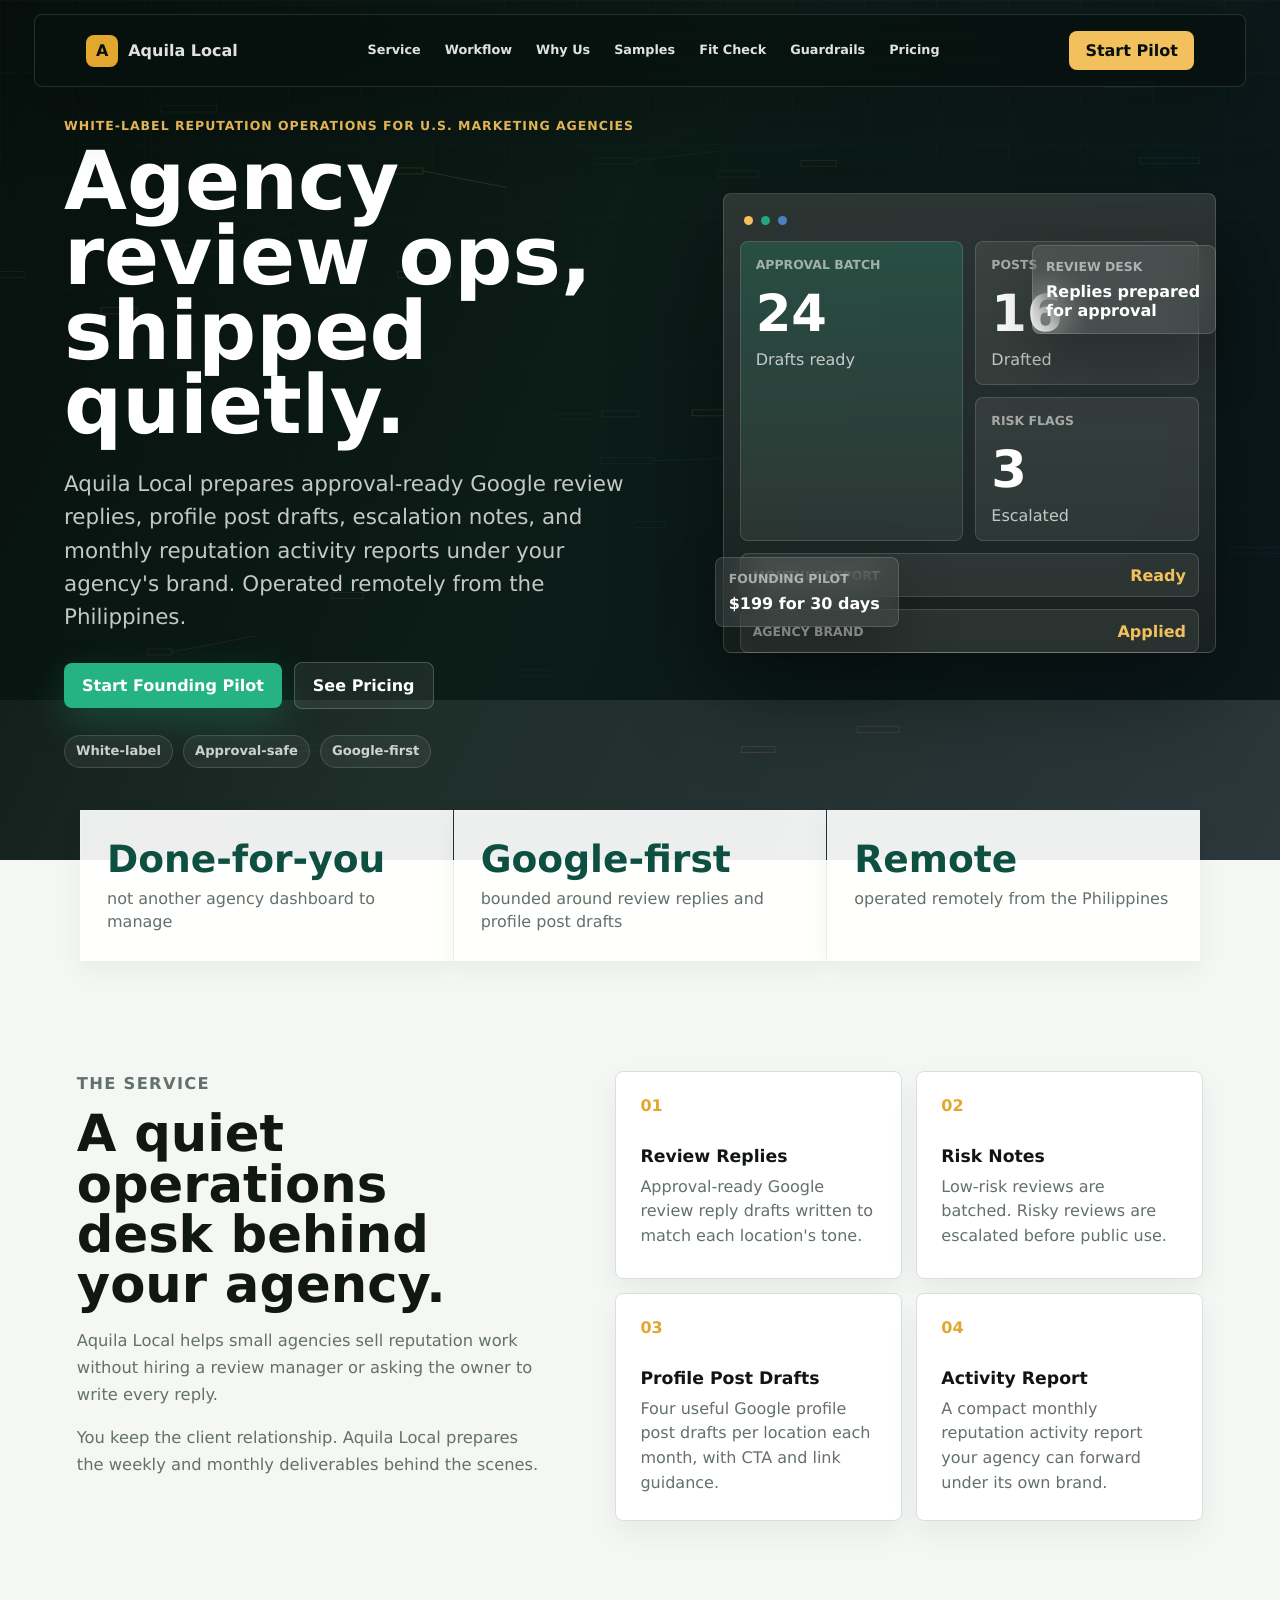
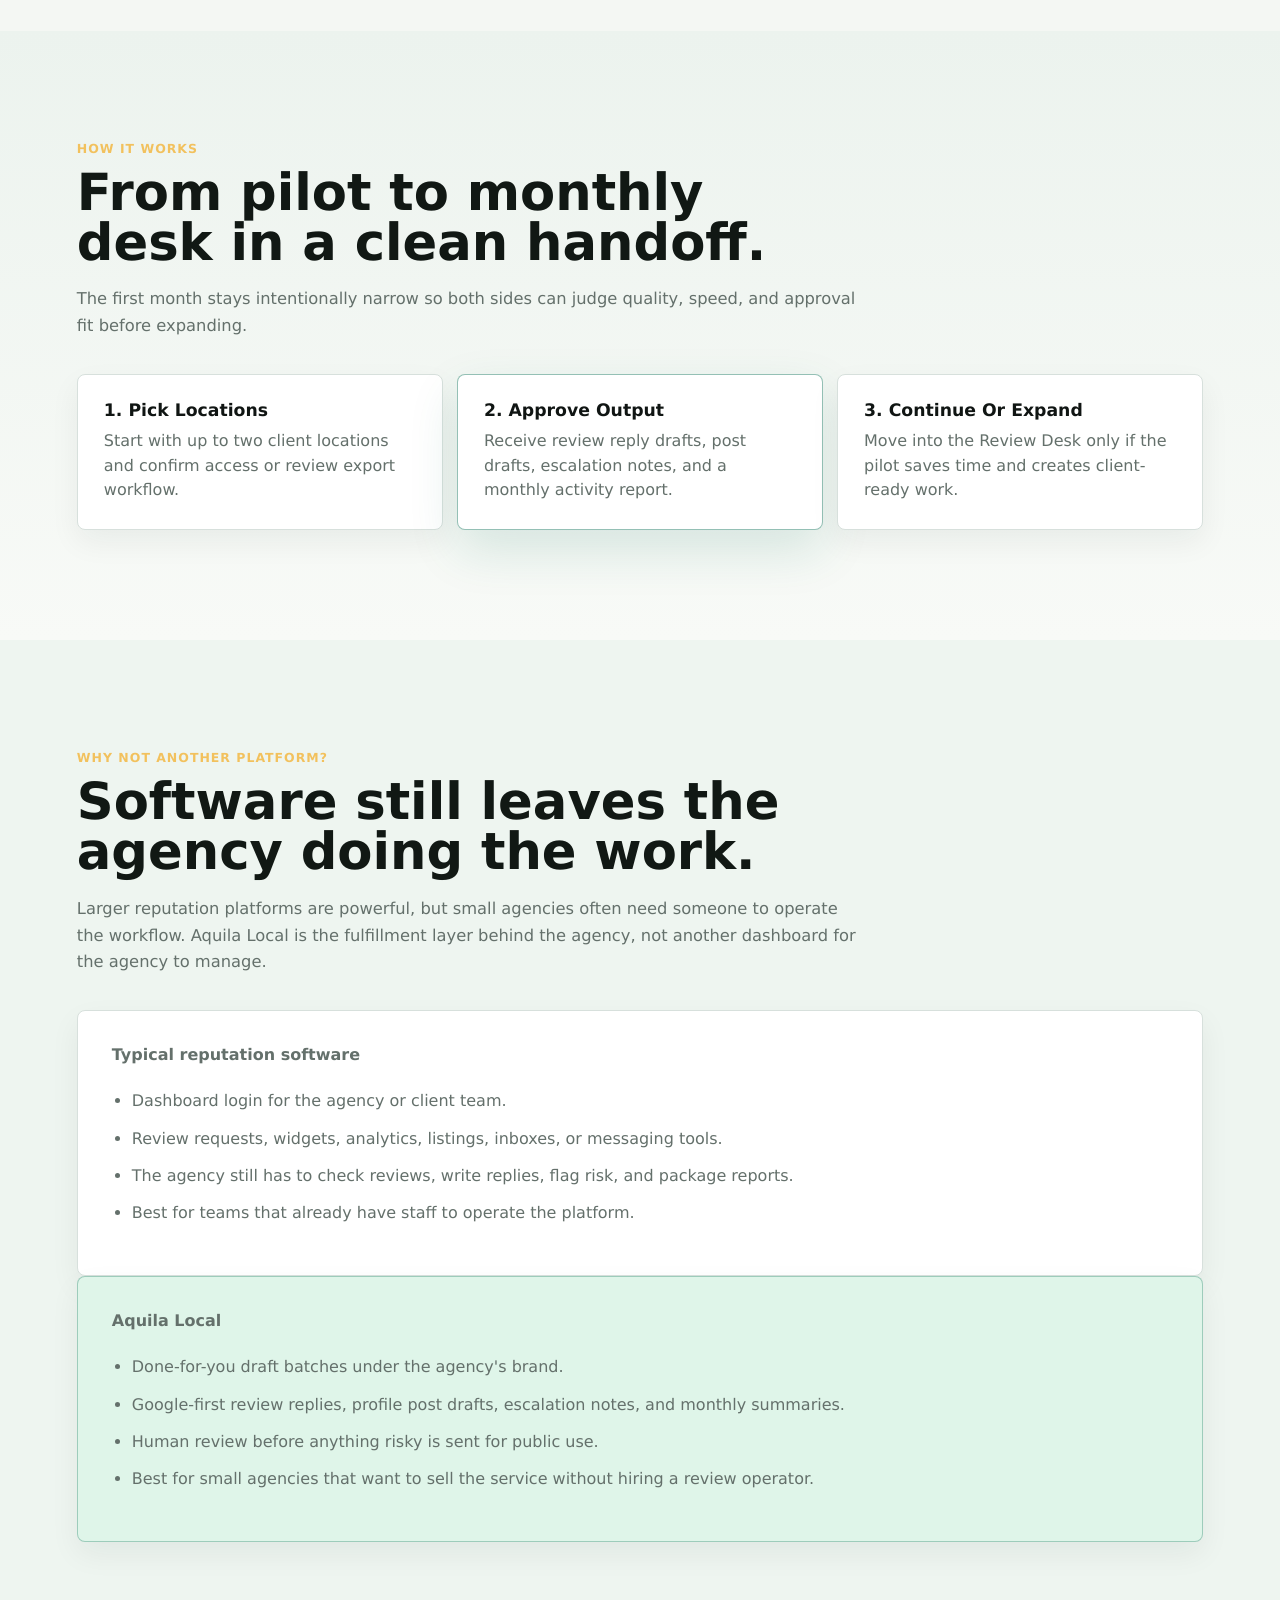
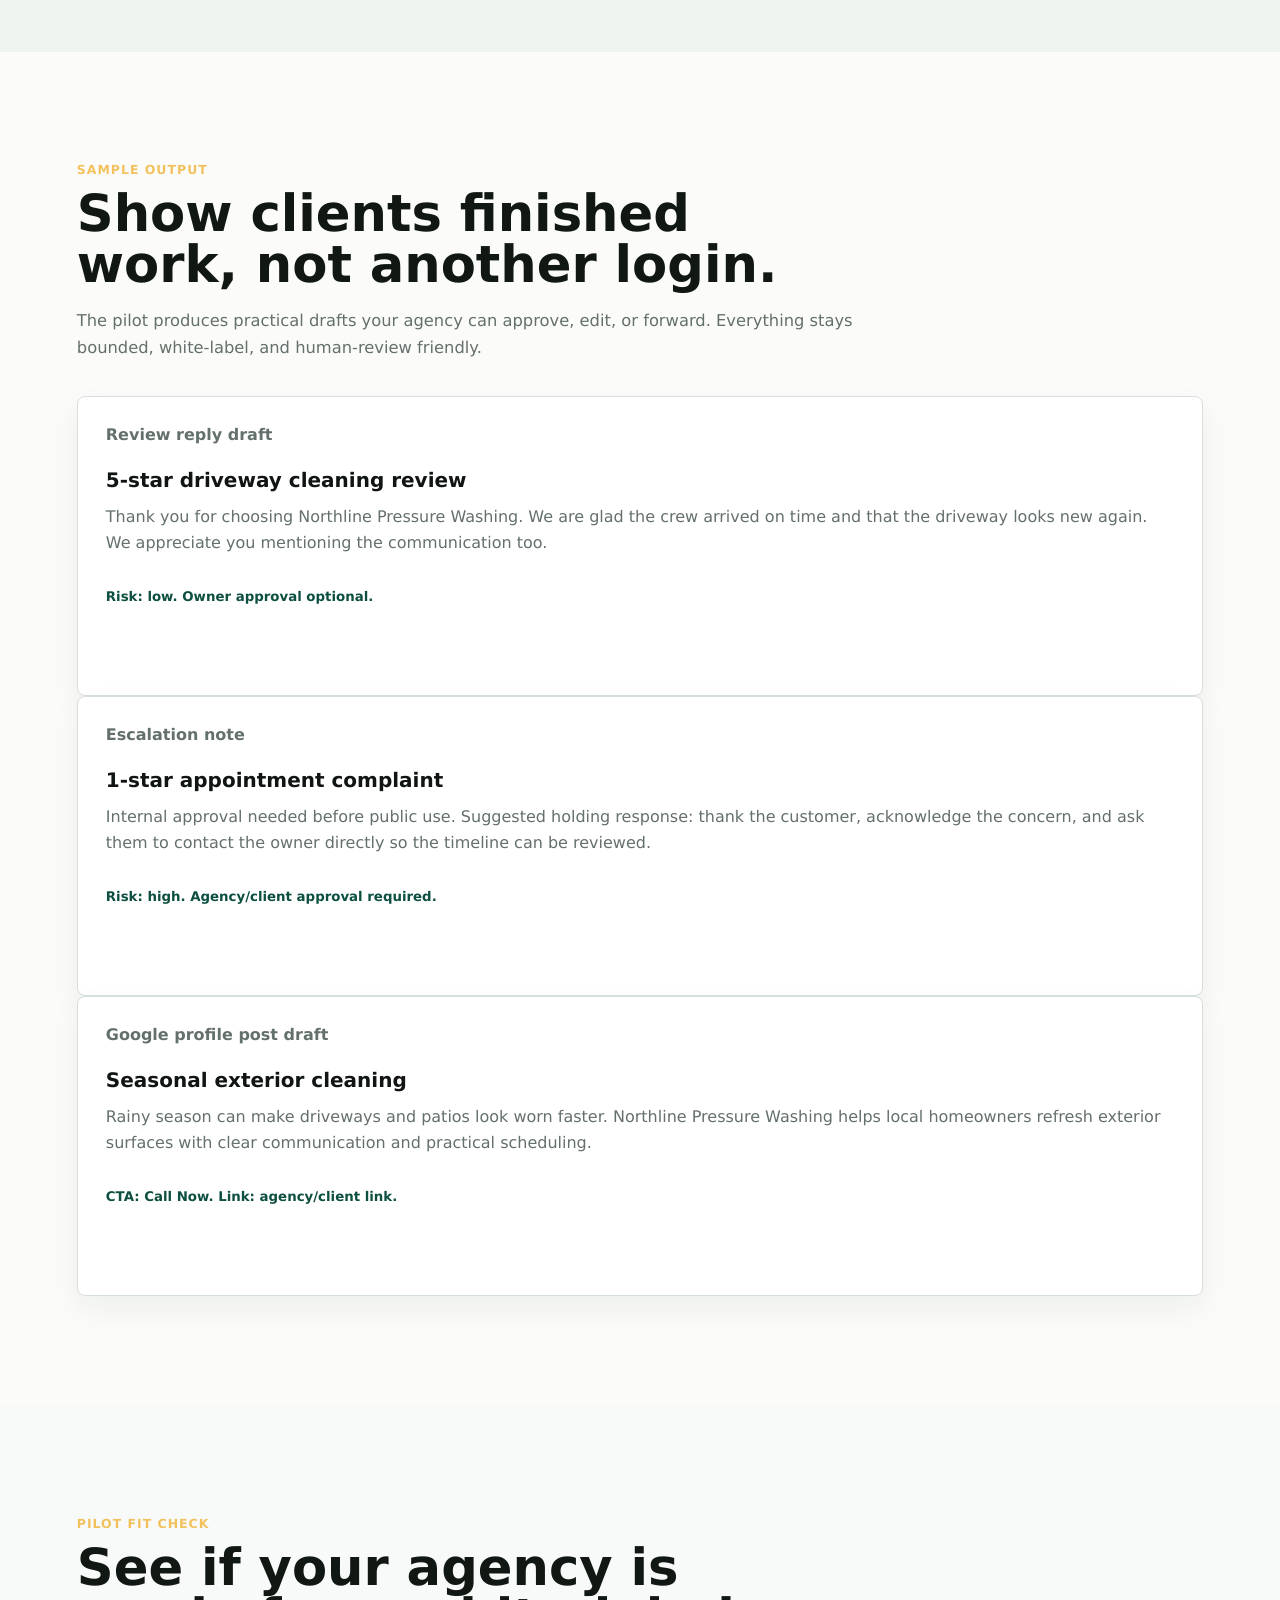
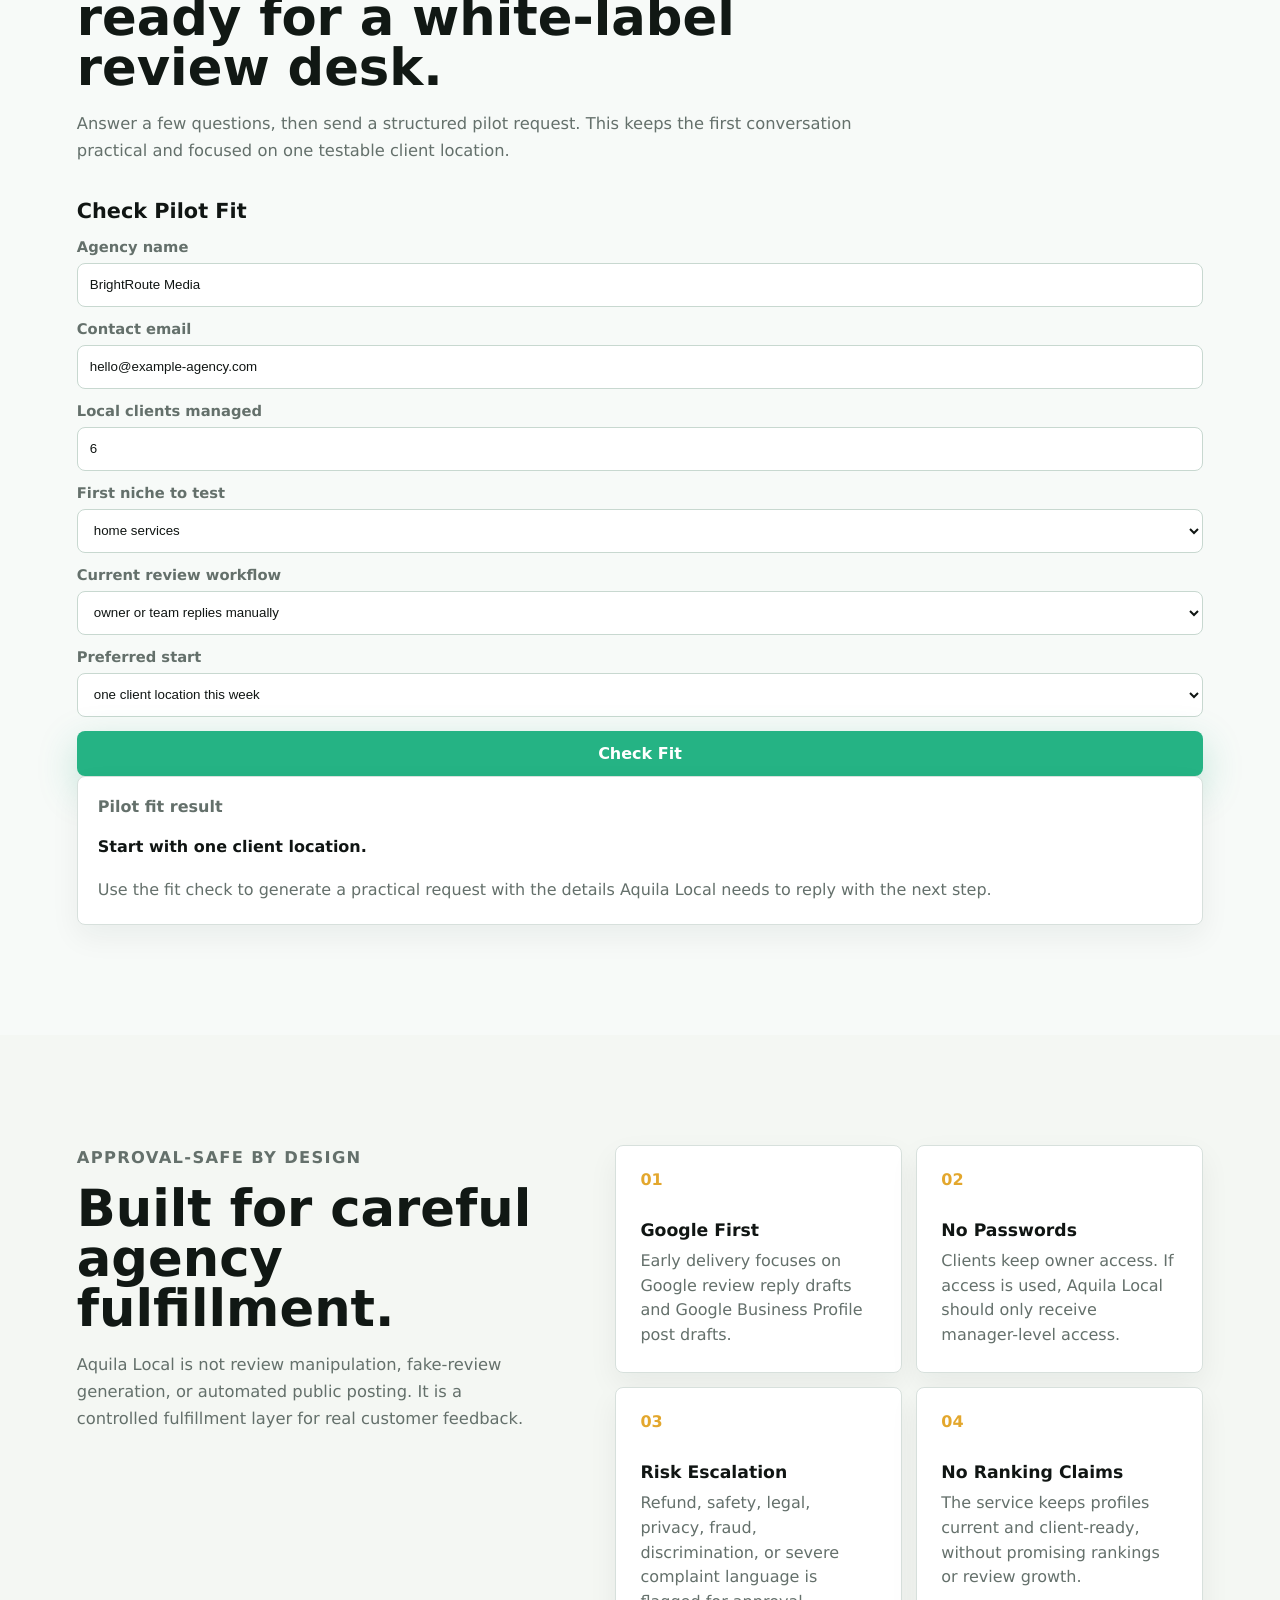
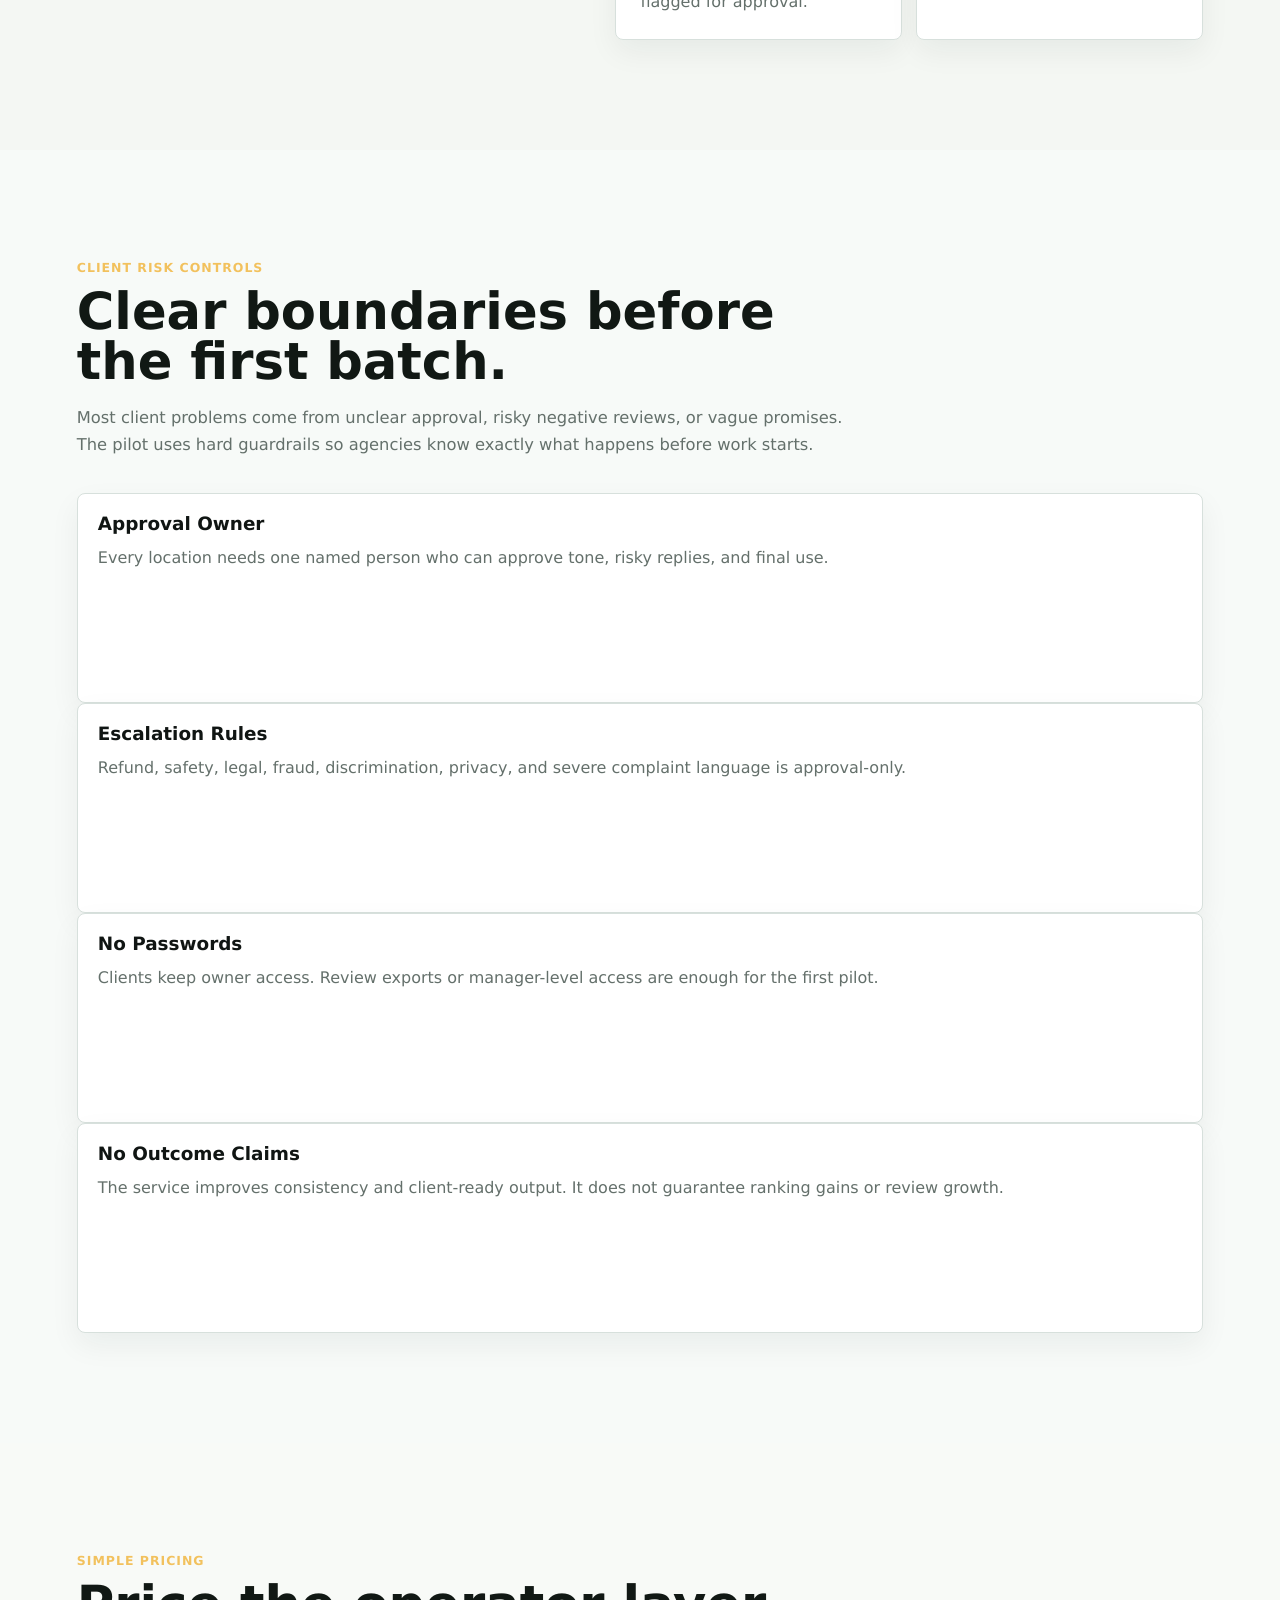
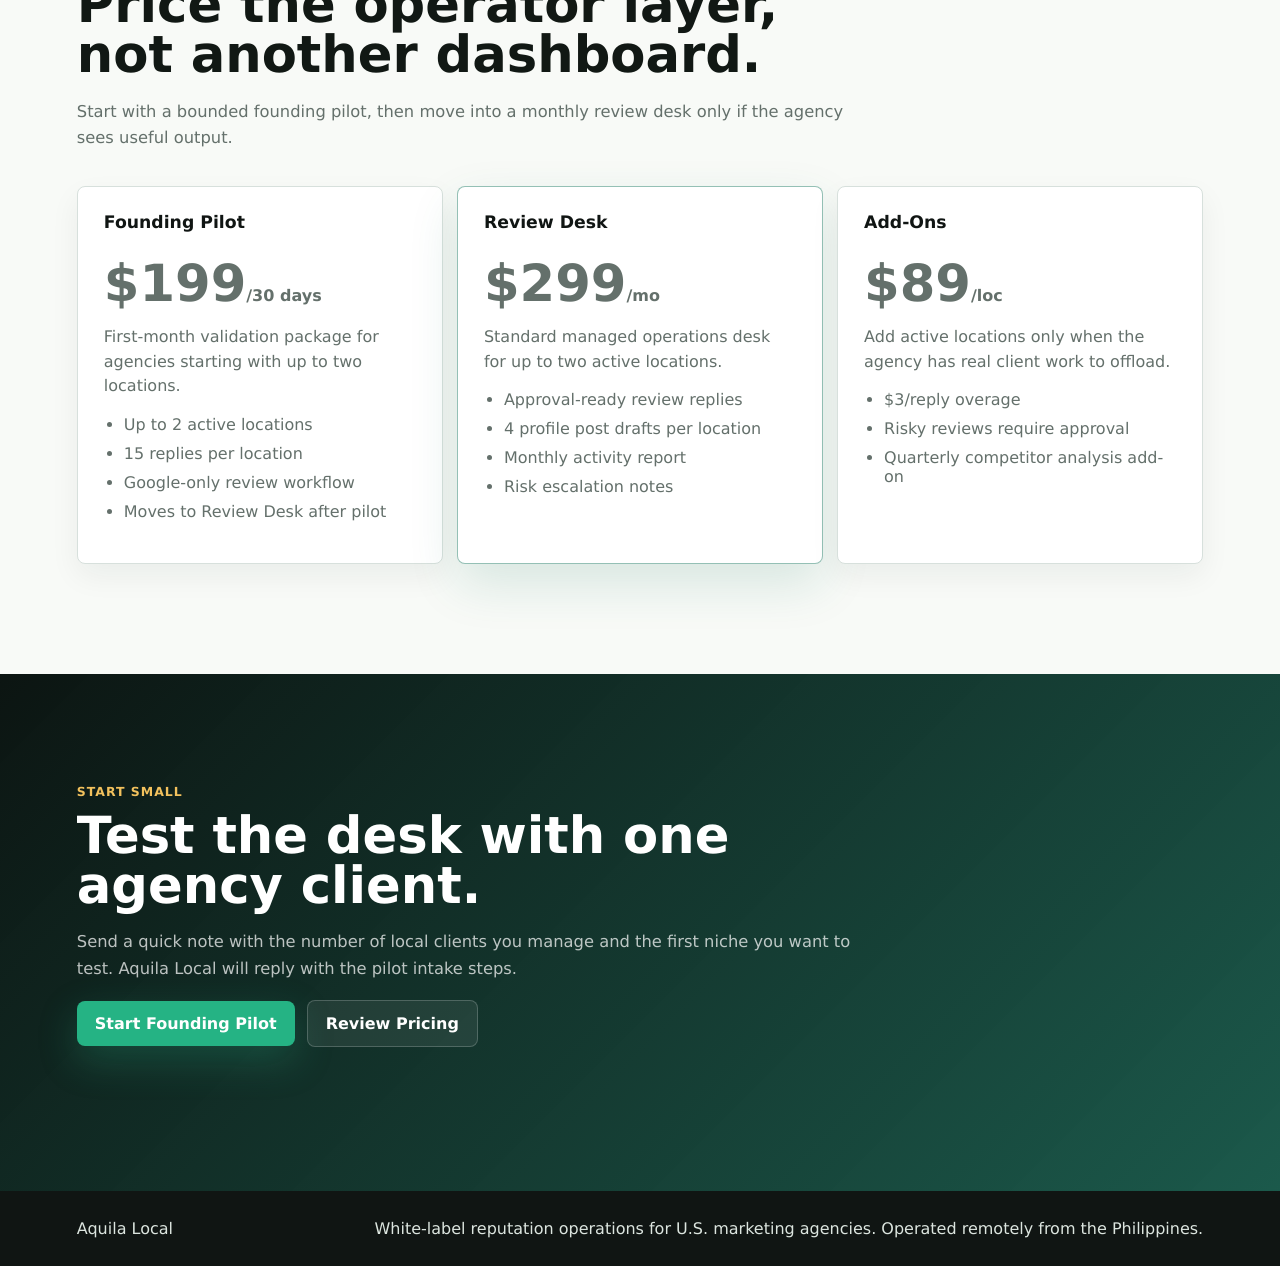
<file: index.html>
<!doctype html>
<html lang="en">
  <head>
    <meta charset="utf-8">
    <meta name="viewport" content="width=device-width, initial-scale=1">
    <title>Aquila Local</title>
    <meta
      name="description"
      content="White-label Google review reply drafts, profile post drafts, escalation notes, and reputation activity reports for U.S. marketing agencies."
    >
    <link rel="preload" href="assets/reviewpilot-hero.png" as="image">
    <link rel="stylesheet" href="styles.css">
  </head>
  <body>
    <header class="site-header" aria-label="Primary navigation">
      <a class="brand" href="#top" aria-label="Aquila Local home">
        <span class="brand-mark">A</span>
        <span>Aquila Local</span>
      </a>
      <nav class="nav-links" aria-label="Page sections">
        <a href="#service">Service</a>
        <a href="#workflow">Workflow</a>
        <a href="#why-us">Why Us</a>
        <a href="#sample-output">Samples</a>
        <a href="#fit-check">Fit Check</a>
        <a href="#guardrails">Guardrails</a>
        <a href="#pricing">Pricing</a>
      </nav>
      <a class="header-action" href="mailto:aquila.local@gmail.com?subject=Aquila%20Local%20founding%20pilot">
        Start Pilot
      </a>
    </header>

    <main id="top">
      <section class="hero" aria-label="Aquila Local introduction">
        <canvas class="signal-canvas" id="signalCanvas" aria-hidden="true"></canvas>
        <img class="hero-image" src="assets/reviewpilot-hero.png" alt="Laptop displaying a reputation management dashboard on a home office desk">
        <div class="hero-overlay"></div>
        <div class="hero-shell">
          <div class="hero-content">
            <p class="eyebrow">White-label reputation operations for U.S. marketing agencies</p>
            <h1>Agency review ops, shipped quietly.</h1>
            <p class="hero-copy">
              Aquila Local prepares approval-ready Google review replies, profile post drafts, escalation notes, and monthly reputation activity reports under your agency's brand. Operated remotely from the Philippines.
            </p>
            <div class="hero-actions">
              <a class="primary-button" href="mailto:aquila.local@gmail.com?subject=Aquila%20Local%20founding%20pilot">Start Founding Pilot</a>
              <a class="secondary-button" href="#pricing">See Pricing</a>
            </div>
            <div class="hero-proof" aria-label="Service proof points">
              <span>White-label</span>
              <span>Approval-safe</span>
              <span>Google-first</span>
            </div>
          </div>

          <div class="hero-stage" aria-label="Animated Aquila Local operations console">
            <div class="ops-console motion-card">
              <div class="console-topbar">
                <span></span>
                <span></span>
                <span></span>
              </div>
              <div class="console-grid">
                <div class="console-panel large">
                  <small>Approval batch</small>
                  <strong>24</strong>
                  <span>Drafts ready</span>
                </div>
                <div class="console-panel">
                  <small>Posts</small>
                  <strong>16</strong>
                  <span>Drafted</span>
                </div>
                <div class="console-panel">
                  <small>Risk flags</small>
                  <strong>3</strong>
                  <span>Escalated</span>
                </div>
                <div class="console-row">
                  <span>Monthly report</span>
                  <b>Ready</b>
                </div>
                <div class="console-row">
                  <span>Agency brand</span>
                  <b>Applied</b>
                </div>
              </div>
            </div>
            <div class="floating-note note-one motion-card">
              <span>Review desk</span>
              <strong>Replies prepared for approval</strong>
            </div>
            <div class="floating-note note-two motion-card">
              <span>Founding pilot</span>
              <strong>$199 for 30 days</strong>
            </div>
          </div>
        </div>
      </section>

      <section class="signal-strip" aria-label="Market signals">
        <div>
          <strong>Done-for-you</strong>
          <span>not another agency dashboard to manage</span>
        </div>
        <div>
          <strong>Google-first</strong>
          <span>bounded around review replies and profile post drafts</span>
        </div>
        <div>
          <strong>Remote</strong>
          <span>operated remotely from the Philippines</span>
        </div>
      </section>

      <section id="service" class="section split-section">
        <div class="section-copy">
          <p class="eyebrow">The service</p>
          <h2>A quiet operations desk behind your agency.</h2>
          <p>
            Aquila Local helps small agencies sell reputation work without hiring a review manager or asking the owner to write every reply.
          </p>
          <p>
            You keep the client relationship. Aquila Local prepares the weekly and monthly deliverables behind the scenes.
          </p>
        </div>
        <div class="workflow-grid" aria-label="Service deliverables">
          <article class="workflow-card">
            <span>01</span>
            <h3>Review Replies</h3>
            <p>Approval-ready Google review reply drafts written to match each location's tone.</p>
          </article>
          <article class="workflow-card">
            <span>02</span>
            <h3>Risk Notes</h3>
            <p>Low-risk reviews are batched. Risky reviews are escalated before public use.</p>
          </article>
          <article class="workflow-card">
            <span>03</span>
            <h3>Profile Post Drafts</h3>
            <p>Four useful Google profile post drafts per location each month, with CTA and link guidance.</p>
          </article>
          <article class="workflow-card">
            <span>04</span>
            <h3>Activity Report</h3>
            <p>A compact monthly reputation activity report your agency can forward under its own brand.</p>
          </article>
        </div>
      </section>

      <section id="workflow" class="section dashboard-section">
        <div class="section-heading">
          <p class="eyebrow">How it works</p>
          <h2>From pilot to monthly desk in a clean handoff.</h2>
          <p>
            The first month stays intentionally narrow so both sides can judge quality, speed, and approval fit before expanding.
          </p>
        </div>
        <div class="pricing-grid">
          <article class="price-card">
            <h3>1. Pick Locations</h3>
            <p>Start with up to two client locations and confirm access or review export workflow.</p>
          </article>
          <article class="price-card featured">
            <h3>2. Approve Output</h3>
            <p>Receive review reply drafts, post drafts, escalation notes, and a monthly activity report.</p>
          </article>
          <article class="price-card">
            <h3>3. Continue Or Expand</h3>
            <p>Move into the Review Desk only if the pilot saves time and creates client-ready work.</p>
          </article>
        </div>
      </section>

      <section id="why-us" class="section compare-section">
        <div class="section-heading">
          <p class="eyebrow">Why not another platform?</p>
          <h2>Software still leaves the agency doing the work.</h2>
          <p>
            Larger reputation platforms are powerful, but small agencies often need someone to operate the workflow. Aquila Local is the fulfillment layer behind the agency, not another dashboard for the agency to manage.
          </p>
        </div>

        <div class="compare-grid">
          <article class="compare-card">
            <span class="report-label">Typical reputation software</span>
            <ul>
              <li>Dashboard login for the agency or client team.</li>
              <li>Review requests, widgets, analytics, listings, inboxes, or messaging tools.</li>
              <li>The agency still has to check reviews, write replies, flag risk, and package reports.</li>
              <li>Best for teams that already have staff to operate the platform.</li>
            </ul>
          </article>
          <article class="compare-card featured-compare">
            <span class="report-label">Aquila Local</span>
            <ul>
              <li>Done-for-you draft batches under the agency&apos;s brand.</li>
              <li>Google-first review replies, profile post drafts, escalation notes, and monthly summaries.</li>
              <li>Human review before anything risky is sent for public use.</li>
              <li>Best for small agencies that want to sell the service without hiring a review operator.</li>
            </ul>
          </article>
        </div>
      </section>

      <section id="sample-output" class="section sample-section">
        <div class="section-heading">
          <p class="eyebrow">Sample output</p>
          <h2>Show clients finished work, not another login.</h2>
          <p>
            The pilot produces practical drafts your agency can approve, edit, or forward. Everything stays bounded, white-label, and human-review friendly.
          </p>
        </div>

        <div class="sample-grid">
          <article class="sample-card">
            <span class="report-label">Review reply draft</span>
            <h3>5-star driveway cleaning review</h3>
            <p>
              Thank you for choosing Northline Pressure Washing. We are glad the crew arrived on time and that the driveway looks new again. We appreciate you mentioning the communication too.
            </p>
            <small>Risk: low. Owner approval optional.</small>
          </article>
          <article class="sample-card">
            <span class="report-label">Escalation note</span>
            <h3>1-star appointment complaint</h3>
            <p>
              Internal approval needed before public use. Suggested holding response: thank the customer, acknowledge the concern, and ask them to contact the owner directly so the timeline can be reviewed.
            </p>
            <small>Risk: high. Agency/client approval required.</small>
          </article>
          <article class="sample-card">
            <span class="report-label">Google profile post draft</span>
            <h3>Seasonal exterior cleaning</h3>
            <p>
              Rainy season can make driveways and patios look worn faster. Northline Pressure Washing helps local homeowners refresh exterior surfaces with clear communication and practical scheduling.
            </p>
            <small>CTA: Call Now. Link: agency/client link.</small>
          </article>
        </div>
      </section>

      <section id="fit-check" class="section fit-section">
        <div class="section-heading">
          <p class="eyebrow">Pilot fit check</p>
          <h2>See if your agency is ready for a white-label review desk.</h2>
          <p>
            Answer a few questions, then send a structured pilot request. This keeps the first conversation practical and focused on one testable client location.
          </p>
        </div>

        <div class="fit-builder">
          <form class="mini-form" id="pilotFitForm">
            <h3>Check Pilot Fit</h3>
            <label>
              Agency name
              <input name="agency" type="text" value="BrightRoute Media" required>
            </label>
            <label>
              Contact email
              <input name="email" type="email" value="hello@example-agency.com" required>
            </label>
            <label>
              Local clients managed
              <input name="clients" type="number" min="0" value="6" required>
            </label>
            <label>
              First niche to test
              <select name="niche">
                <option>home services</option>
                <option>cleaning companies</option>
                <option>mobile detailers</option>
                <option>lawn care</option>
                <option>mixed local businesses</option>
              </select>
            </label>
            <label>
              Current review workflow
              <select name="workflow">
                <option>owner or team replies manually</option>
                <option>agency drafts replies manually</option>
                <option>reviews are mostly unanswered</option>
                <option>already using software but still doing the work</option>
              </select>
            </label>
            <label>
              Preferred start
              <select name="start">
                <option>one client location this week</option>
                <option>one client location this month</option>
                <option>exploring for later</option>
              </select>
            </label>
            <button class="primary-button form-button" type="submit">Check Fit</button>
          </form>

          <article class="tool-output fit-output" id="pilotFitOutput" aria-live="polite">
            <div class="output-actions">
              <span class="report-label">Pilot fit result</span>
            </div>
            <div class="copy-document">
              <h4>Start with one client location.</h4>
              <p>Use the fit check to generate a practical request with the details Aquila Local needs to reply with the next step.</p>
            </div>
          </article>
        </div>
      </section>

      <section id="guardrails" class="section split-section">
        <div class="section-copy">
          <p class="eyebrow">Approval-safe by design</p>
          <h2>Built for careful agency fulfillment.</h2>
          <p>
            Aquila Local is not review manipulation, fake-review generation, or automated public posting. It is a controlled fulfillment layer for real customer feedback.
          </p>
        </div>
        <div class="workflow-grid" aria-label="Guardrails">
          <article class="workflow-card">
            <span>01</span>
            <h3>Google First</h3>
            <p>Early delivery focuses on Google review reply drafts and Google Business Profile post drafts.</p>
          </article>
          <article class="workflow-card">
            <span>02</span>
            <h3>No Passwords</h3>
            <p>Clients keep owner access. If access is used, Aquila Local should only receive manager-level access.</p>
          </article>
          <article class="workflow-card">
            <span>03</span>
            <h3>Risk Escalation</h3>
            <p>Refund, safety, legal, privacy, fraud, discrimination, or severe complaint language is flagged for approval.</p>
          </article>
          <article class="workflow-card">
            <span>04</span>
            <h3>No Ranking Claims</h3>
            <p>The service keeps profiles current and client-ready, without promising rankings or review growth.</p>
          </article>
        </div>
      </section>

      <section id="risk-controls" class="section risk-section">
        <div class="section-heading">
          <p class="eyebrow">Client risk controls</p>
          <h2>Clear boundaries before the first batch.</h2>
          <p>
            Most client problems come from unclear approval, risky negative reviews, or vague promises. The pilot uses hard guardrails so agencies know exactly what happens before work starts.
          </p>
        </div>

        <div class="risk-grid">
          <article class="risk-card">
            <h3>Approval Owner</h3>
            <p>Every location needs one named person who can approve tone, risky replies, and final use.</p>
          </article>
          <article class="risk-card">
            <h3>Escalation Rules</h3>
            <p>Refund, safety, legal, fraud, discrimination, privacy, and severe complaint language is approval-only.</p>
          </article>
          <article class="risk-card">
            <h3>No Passwords</h3>
            <p>Clients keep owner access. Review exports or manager-level access are enough for the first pilot.</p>
          </article>
          <article class="risk-card">
            <h3>No Outcome Claims</h3>
            <p>The service improves consistency and client-ready output. It does not guarantee ranking gains or review growth.</p>
          </article>
        </div>
      </section>

      <section id="pricing" class="section pricing-section">
        <div class="section-heading">
          <p class="eyebrow">Simple pricing</p>
          <h2>Price the operator layer, not another dashboard.</h2>
          <p>
            Start with a bounded founding pilot, then move into a monthly review desk only if the agency sees useful output.
          </p>
        </div>
        <div class="pricing-grid">
          <article class="price-card">
            <h3>Founding Pilot</h3>
            <p class="price">$199<span>/30 days</span></p>
            <p>First-month validation package for agencies starting with up to two locations.</p>
            <ul>
              <li>Up to 2 active locations</li>
              <li>15 replies per location</li>
              <li>Google-only review workflow</li>
              <li>Moves to Review Desk after pilot</li>
            </ul>
          </article>
          <article class="price-card featured">
            <h3>Review Desk</h3>
            <p class="price">$299<span>/mo</span></p>
            <p>Standard managed operations desk for up to two active locations.</p>
            <ul>
              <li>Approval-ready review replies</li>
              <li>4 profile post drafts per location</li>
              <li>Monthly activity report</li>
              <li>Risk escalation notes</li>
            </ul>
          </article>
          <article class="price-card">
            <h3>Add-Ons</h3>
            <p class="price">$89<span>/loc</span></p>
            <p>Add active locations only when the agency has real client work to offload.</p>
            <ul>
              <li>$3/reply overage</li>
              <li>Risky reviews require approval</li>
              <li>Quarterly competitor analysis add-on</li>
            </ul>
          </article>
        </div>
      </section>

      <section class="section final-cta" aria-label="Start pilot">
        <div class="section-heading">
          <p class="eyebrow">Start small</p>
          <h2>Test the desk with one agency client.</h2>
          <p>
            Send a quick note with the number of local clients you manage and the first niche you want to test. Aquila Local will reply with the pilot intake steps.
          </p>
          <div class="hero-actions">
            <a class="primary-button" href="mailto:aquila.local@gmail.com?subject=Aquila%20Local%20founding%20pilot">Start Founding Pilot</a>
            <a class="secondary-button" href="#pricing">Review Pricing</a>
          </div>
        </div>
      </section>
    </main>

    <footer class="site-footer">
      <span>Aquila Local</span>
      <span>White-label reputation operations for U.S. marketing agencies. Operated remotely from the Philippines.</span>
    </footer>

    <script src="app.js"></script>
  </body>
</html>
</file>
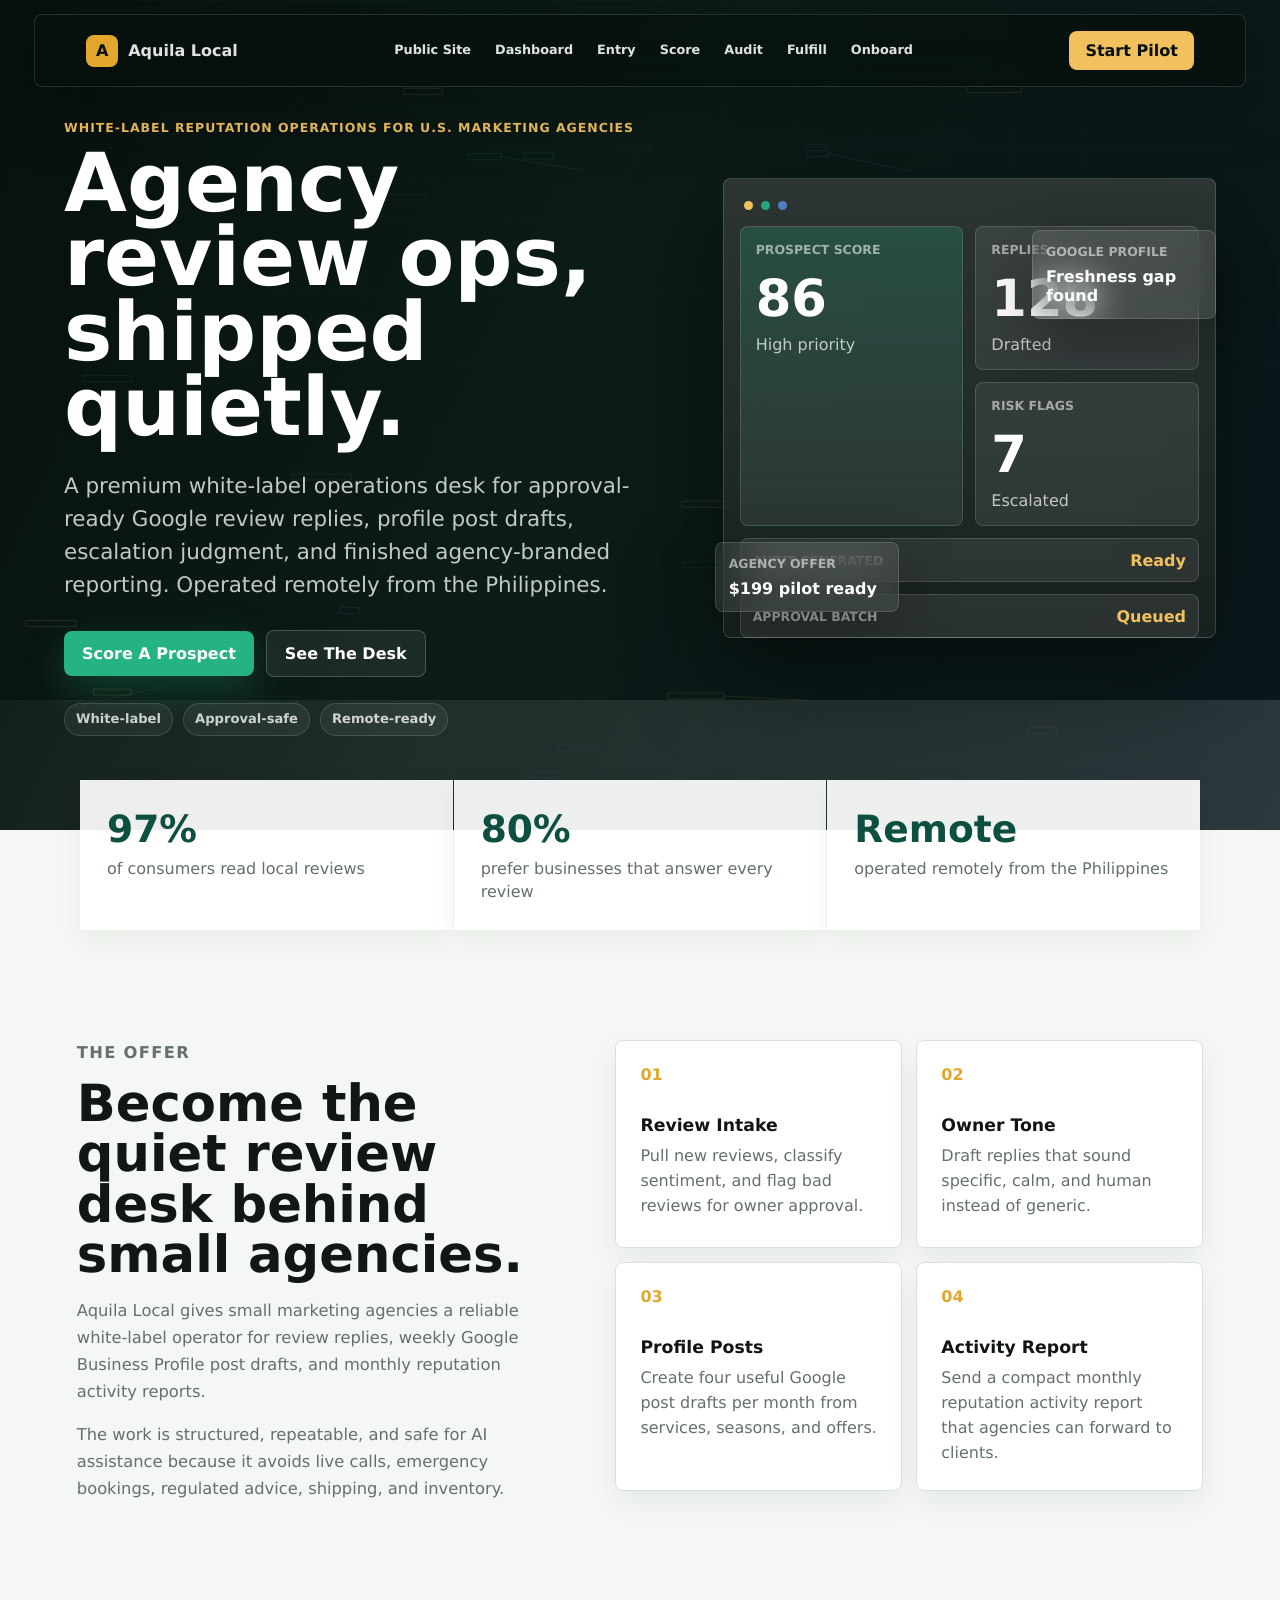
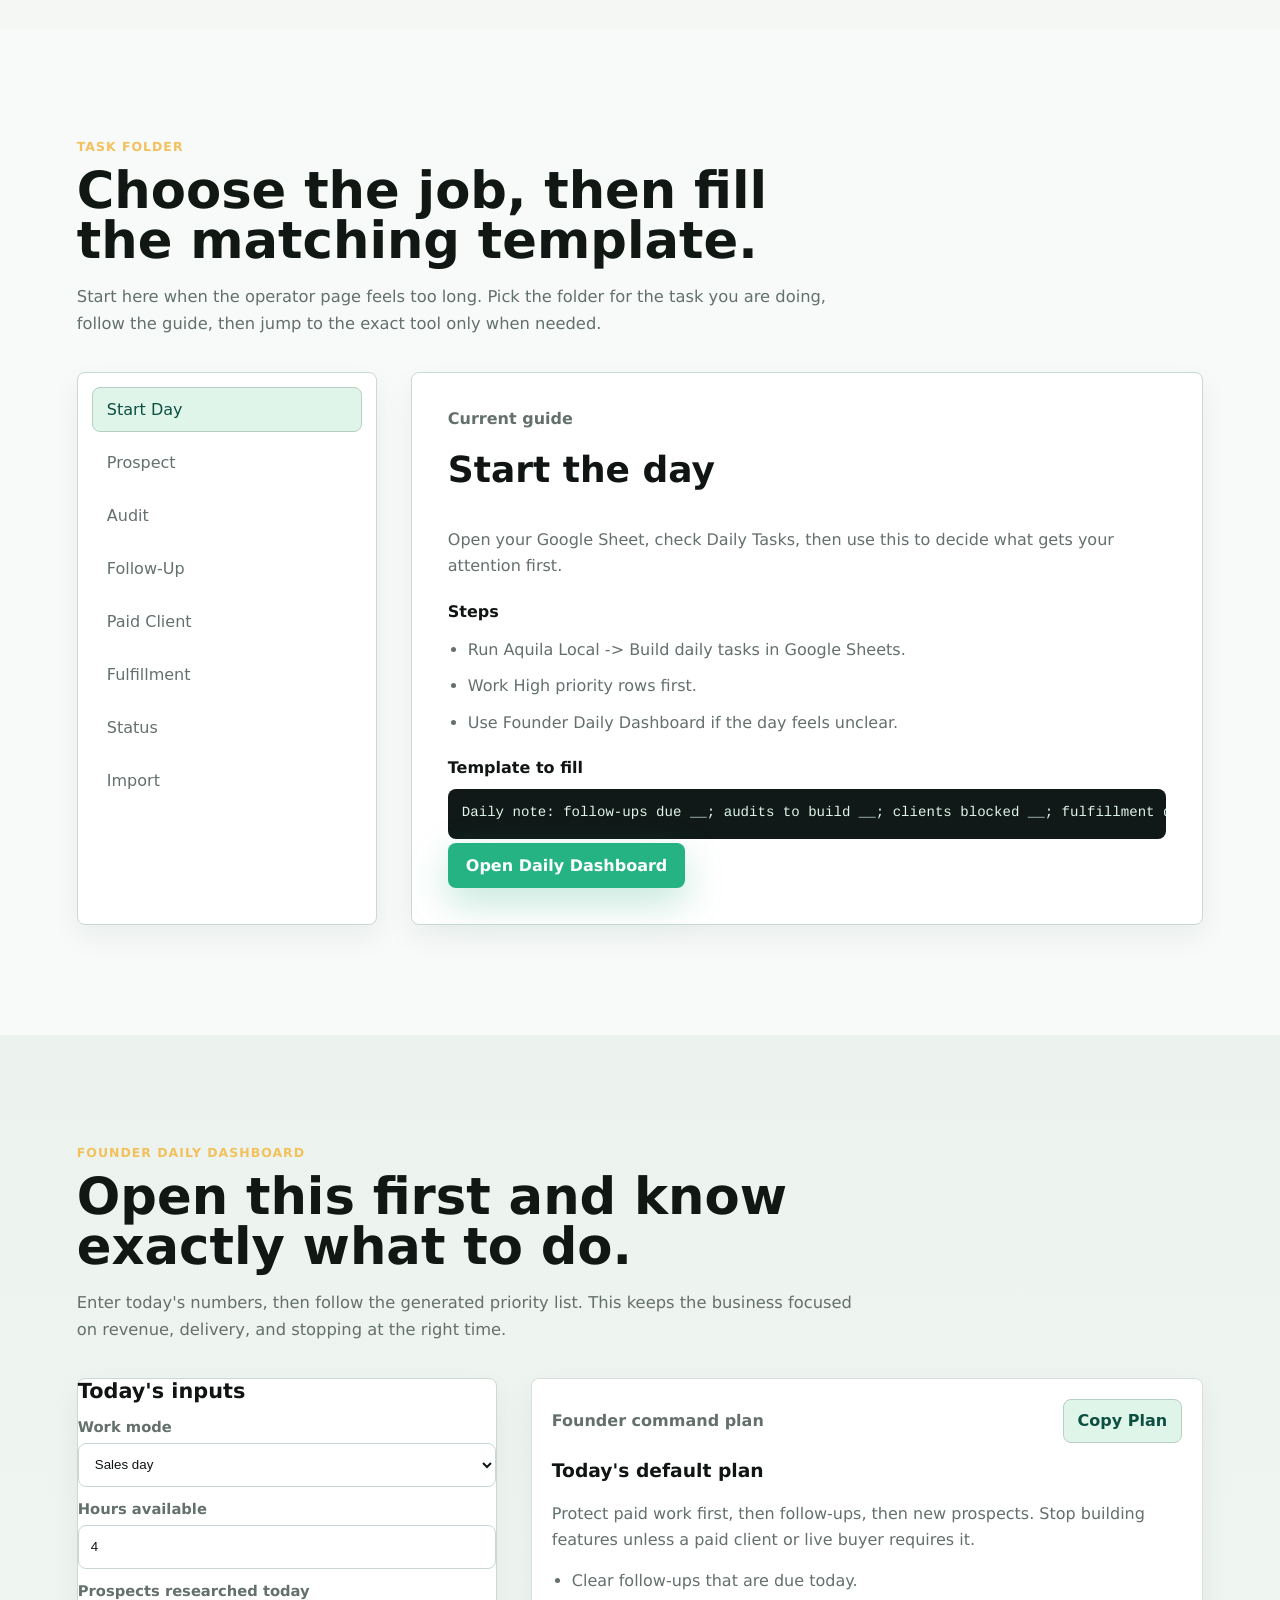
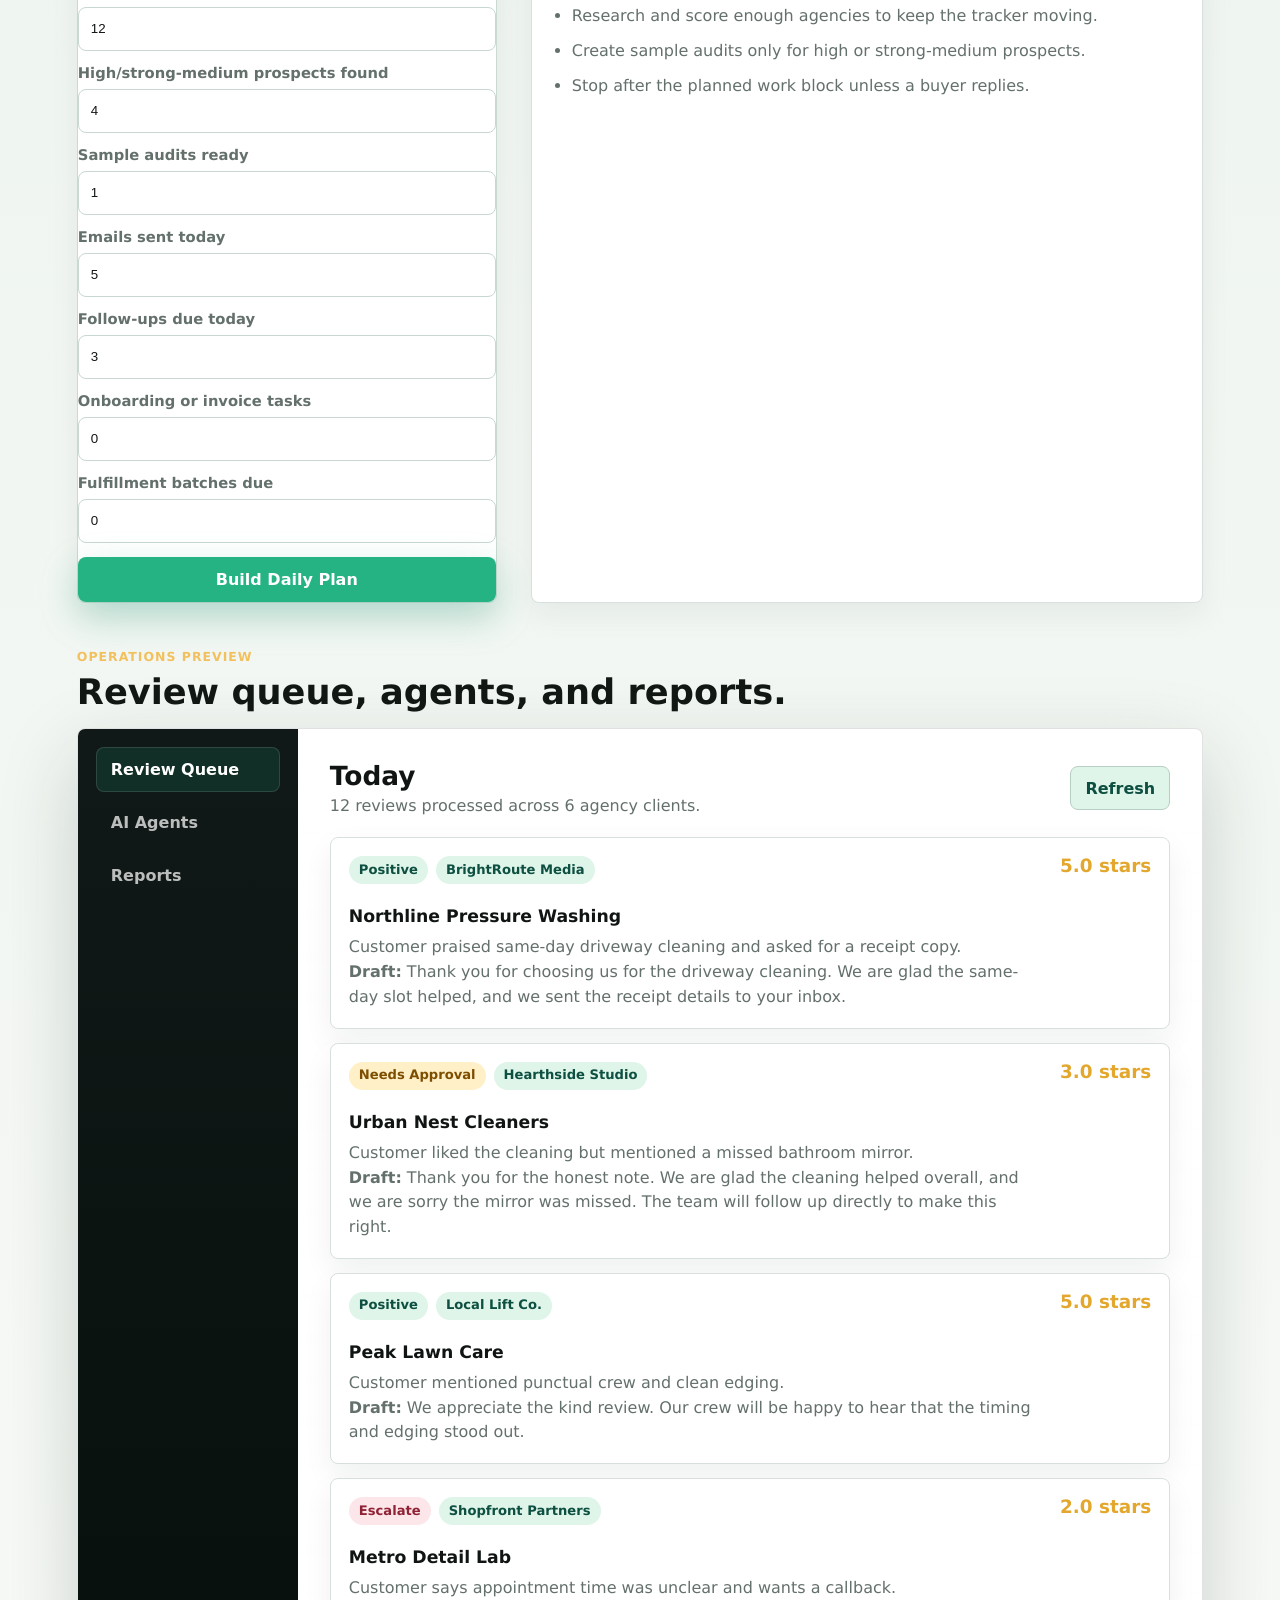
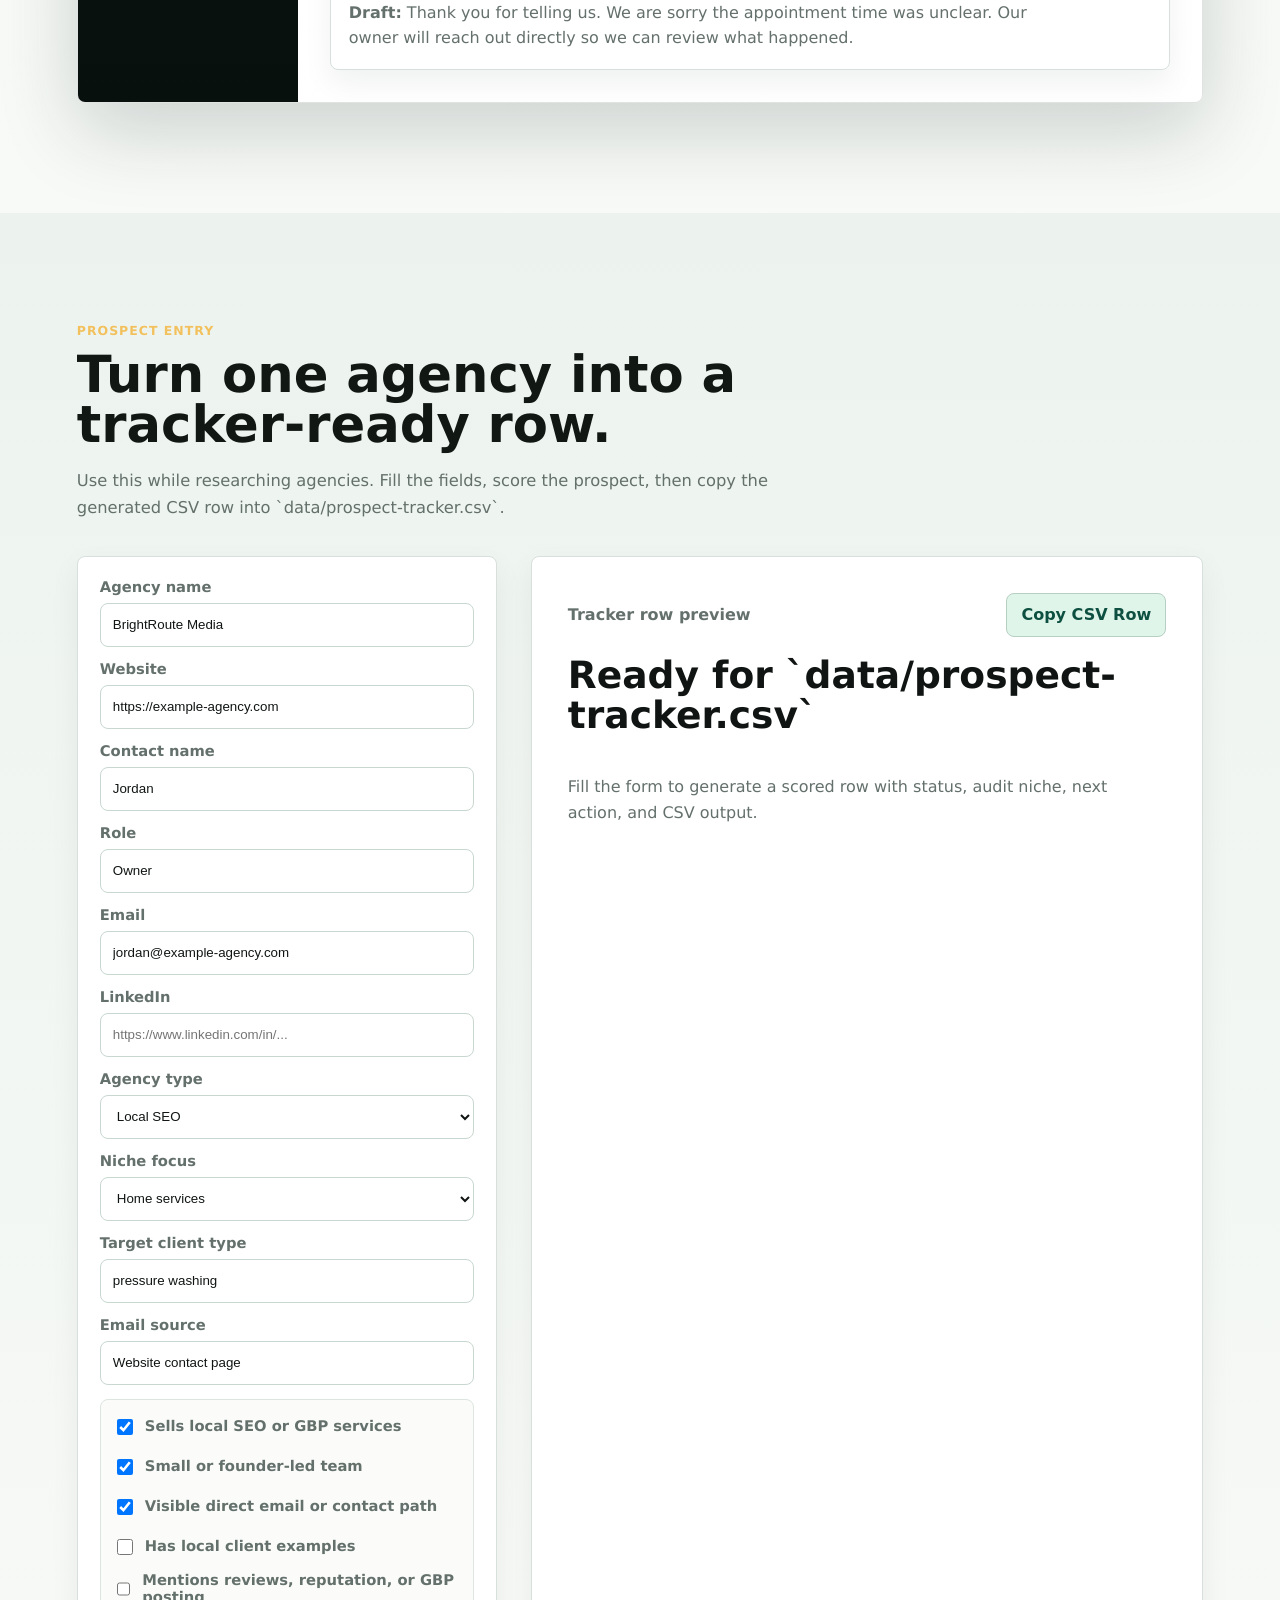
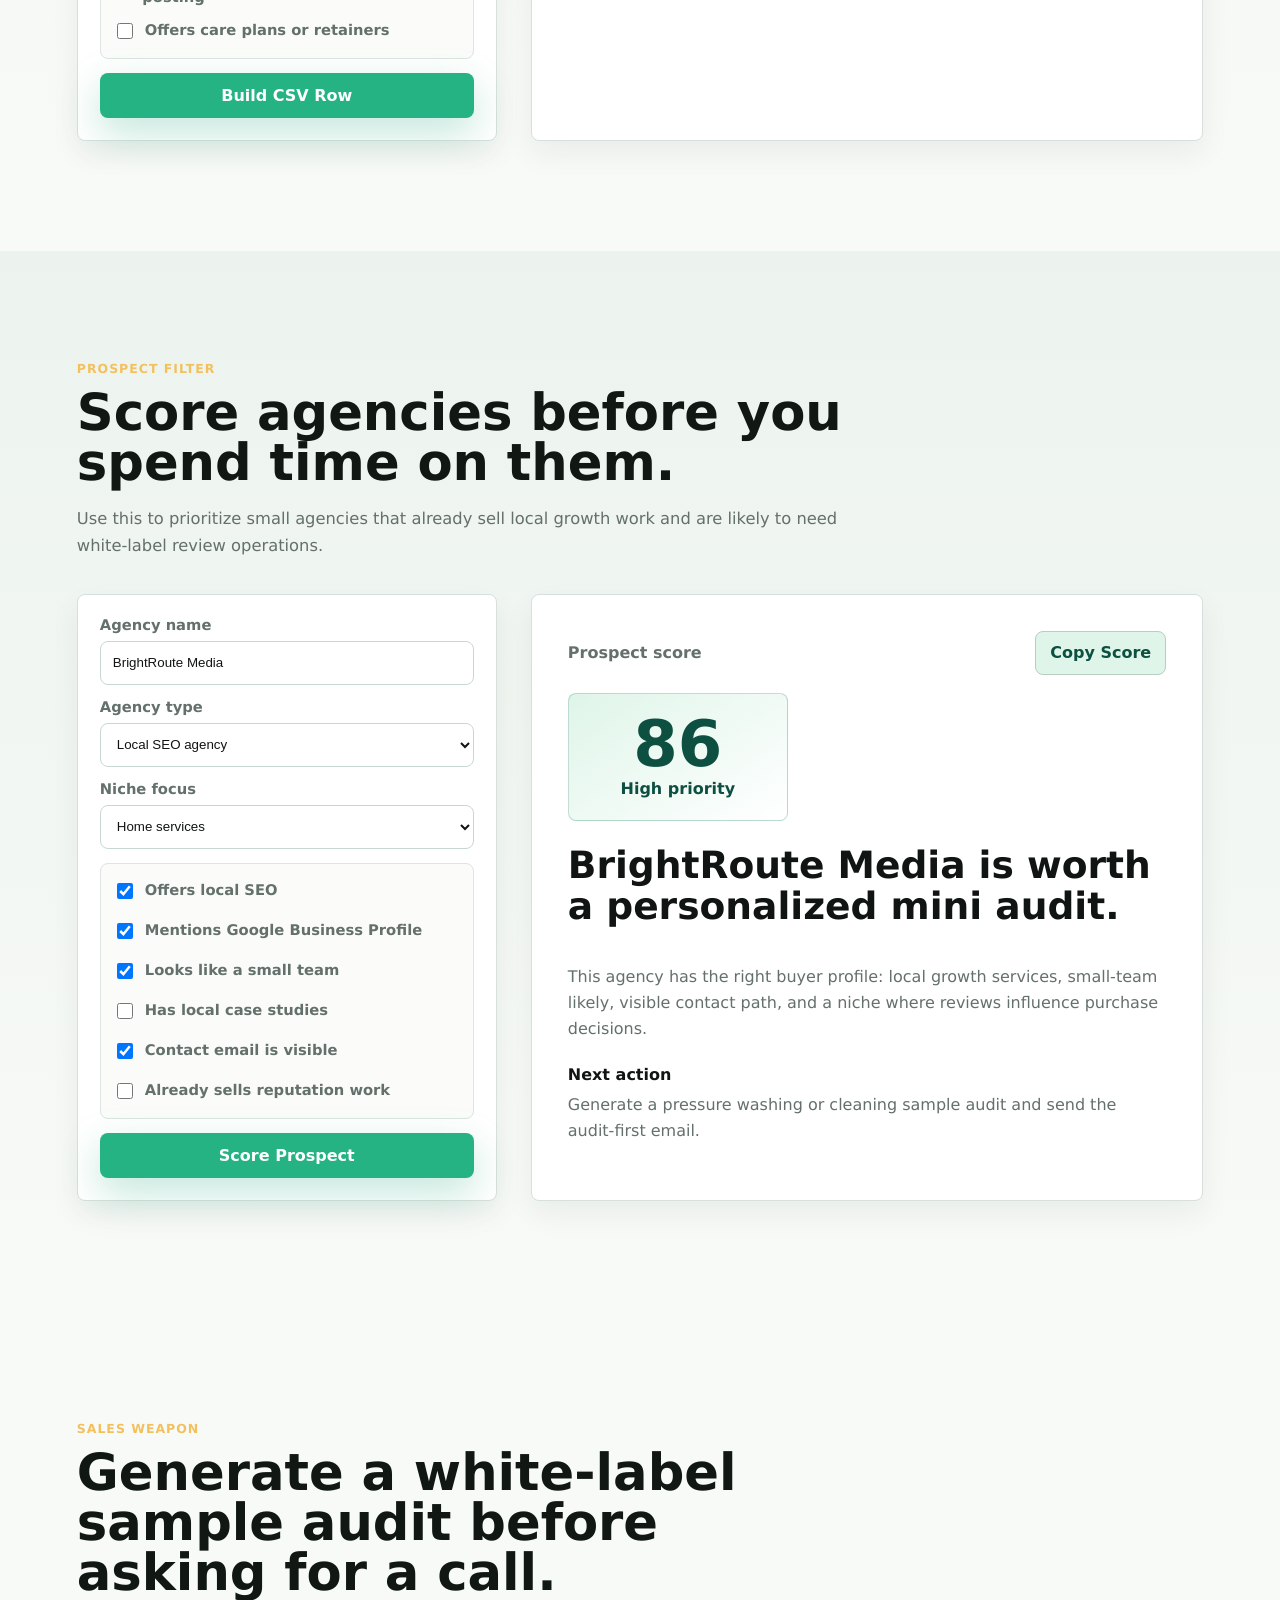
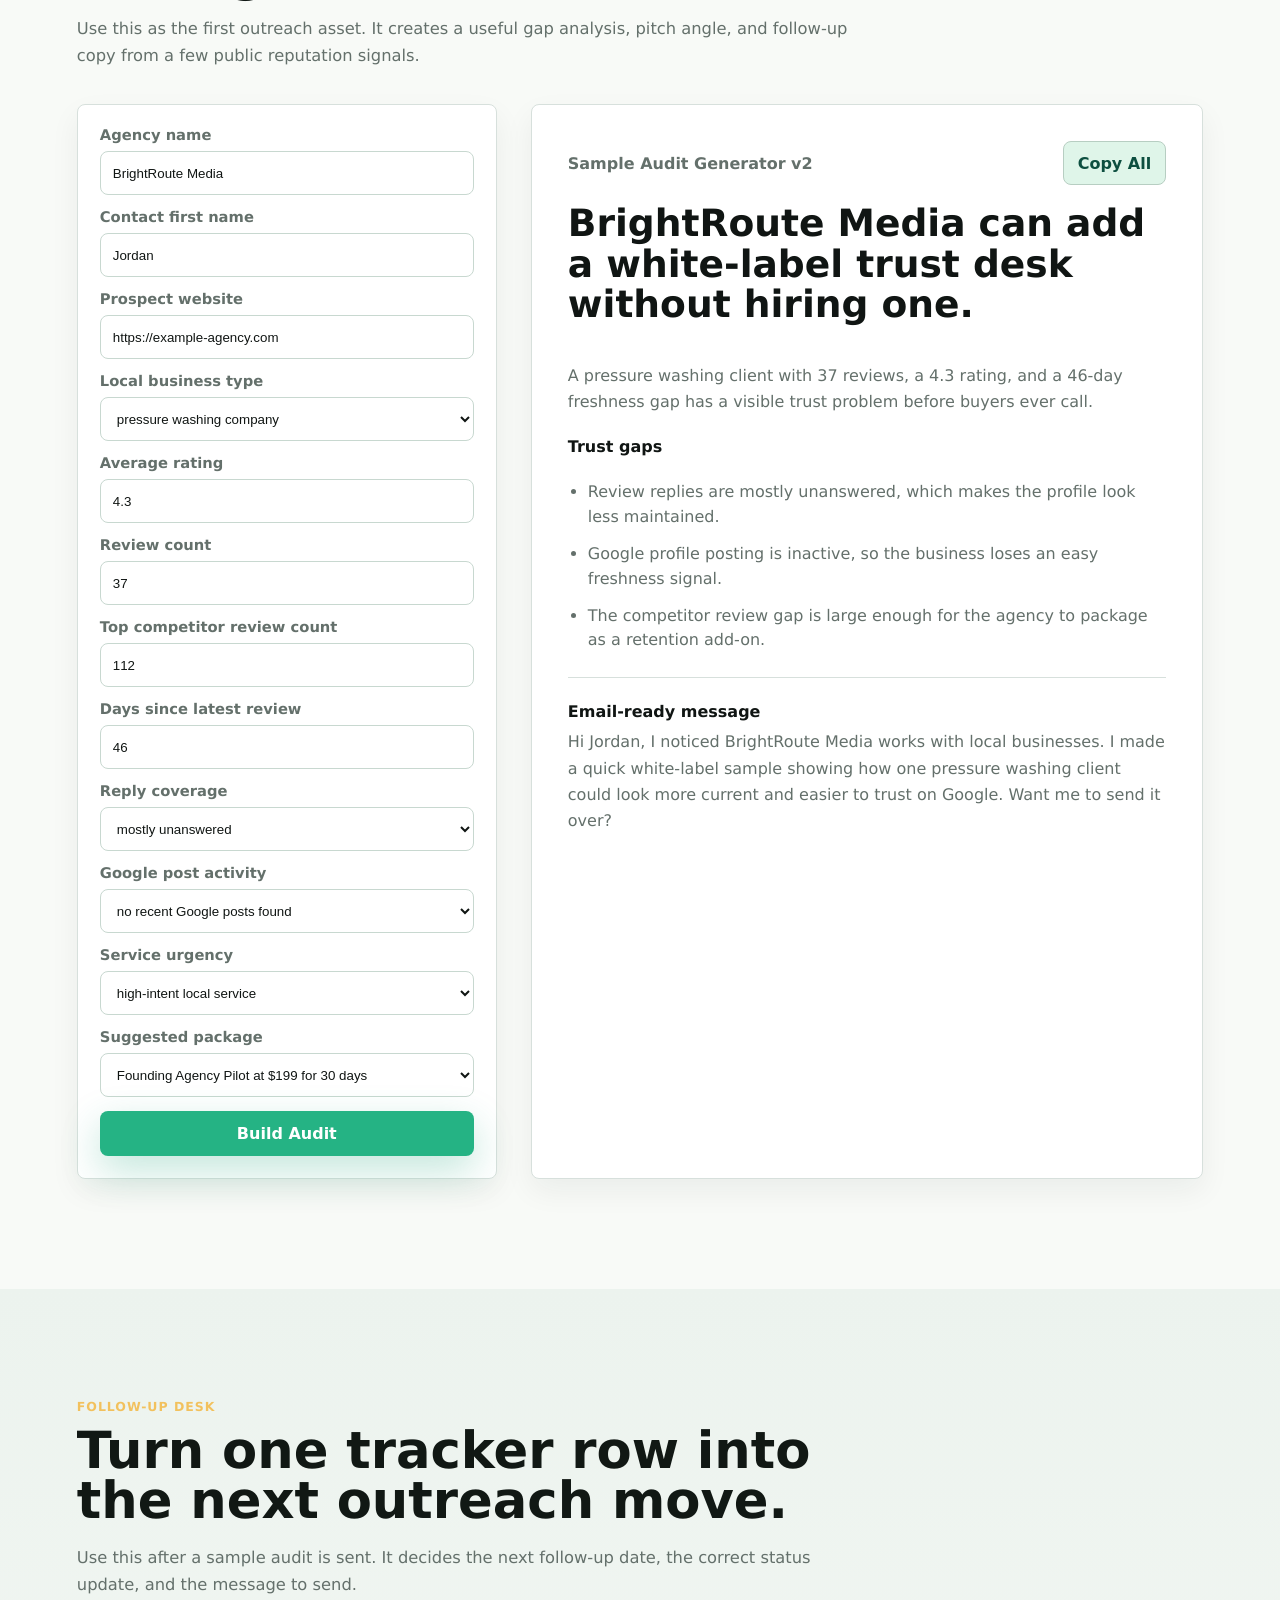
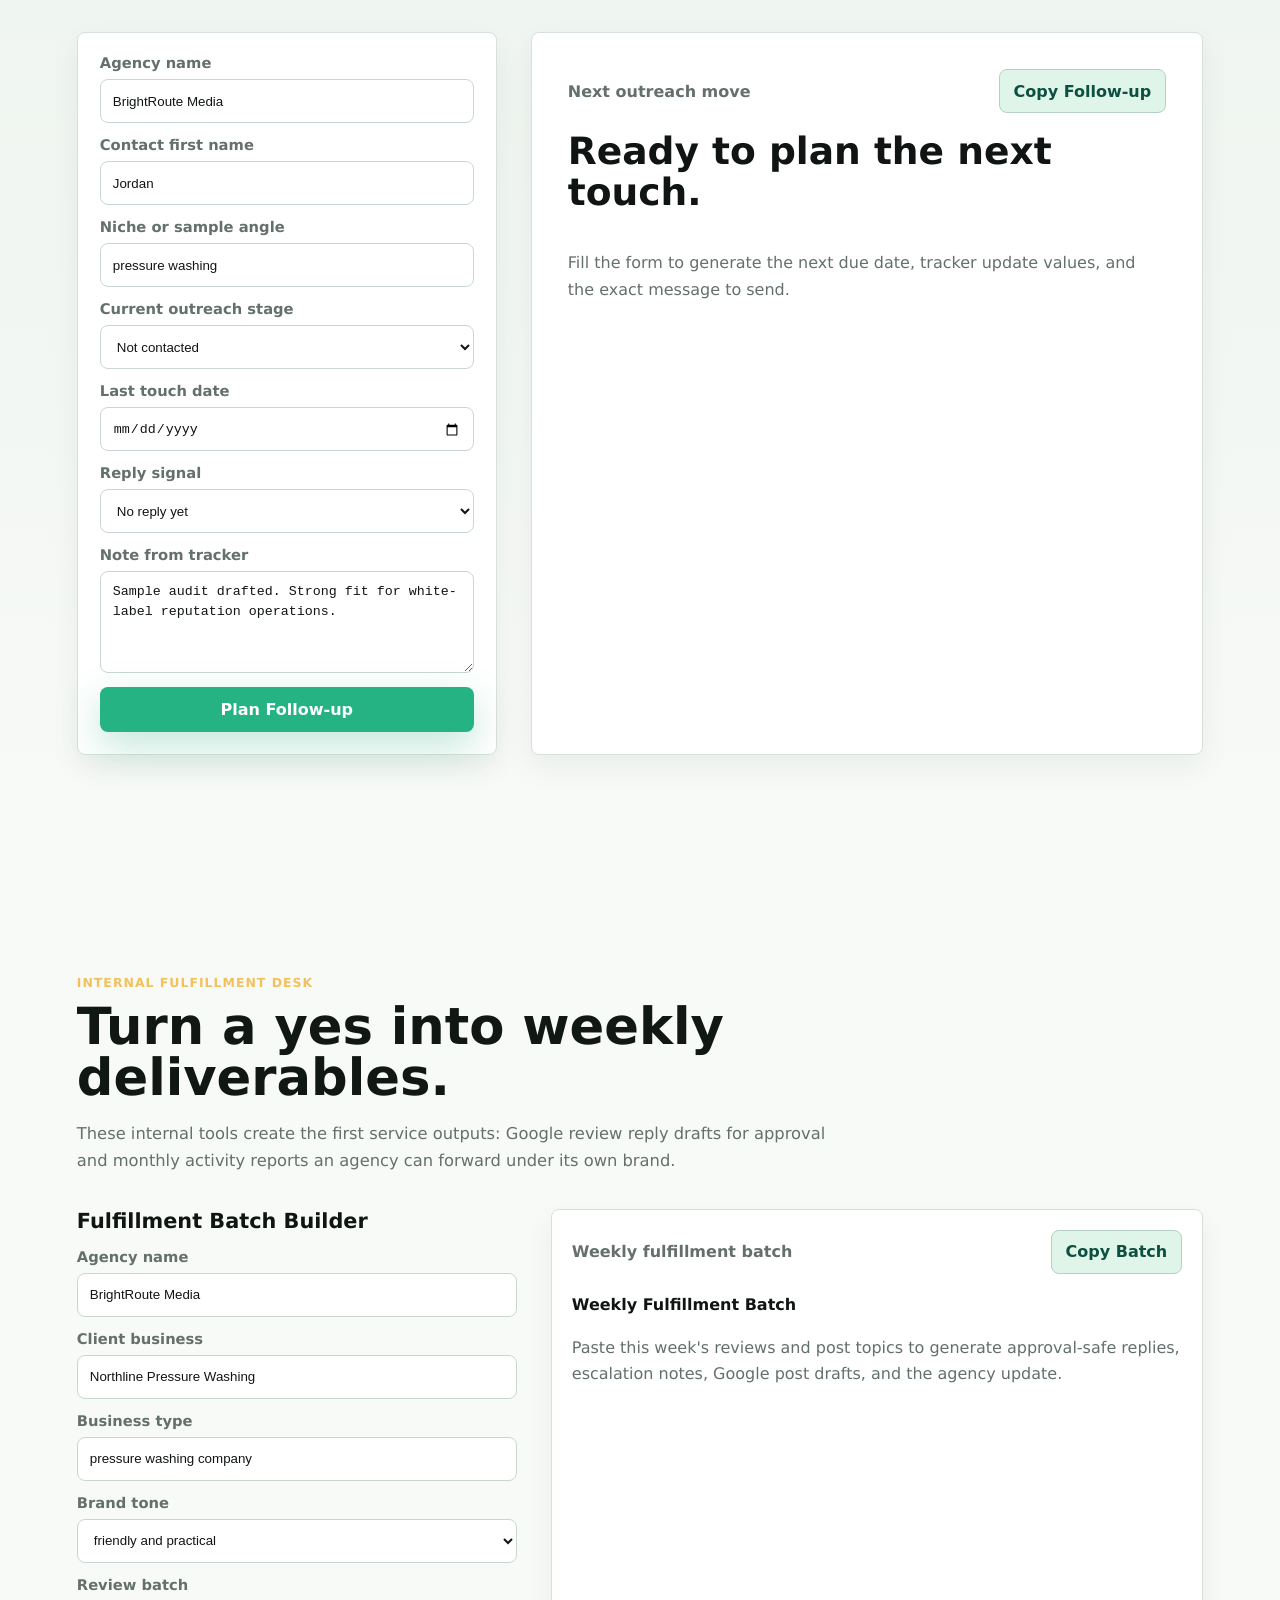
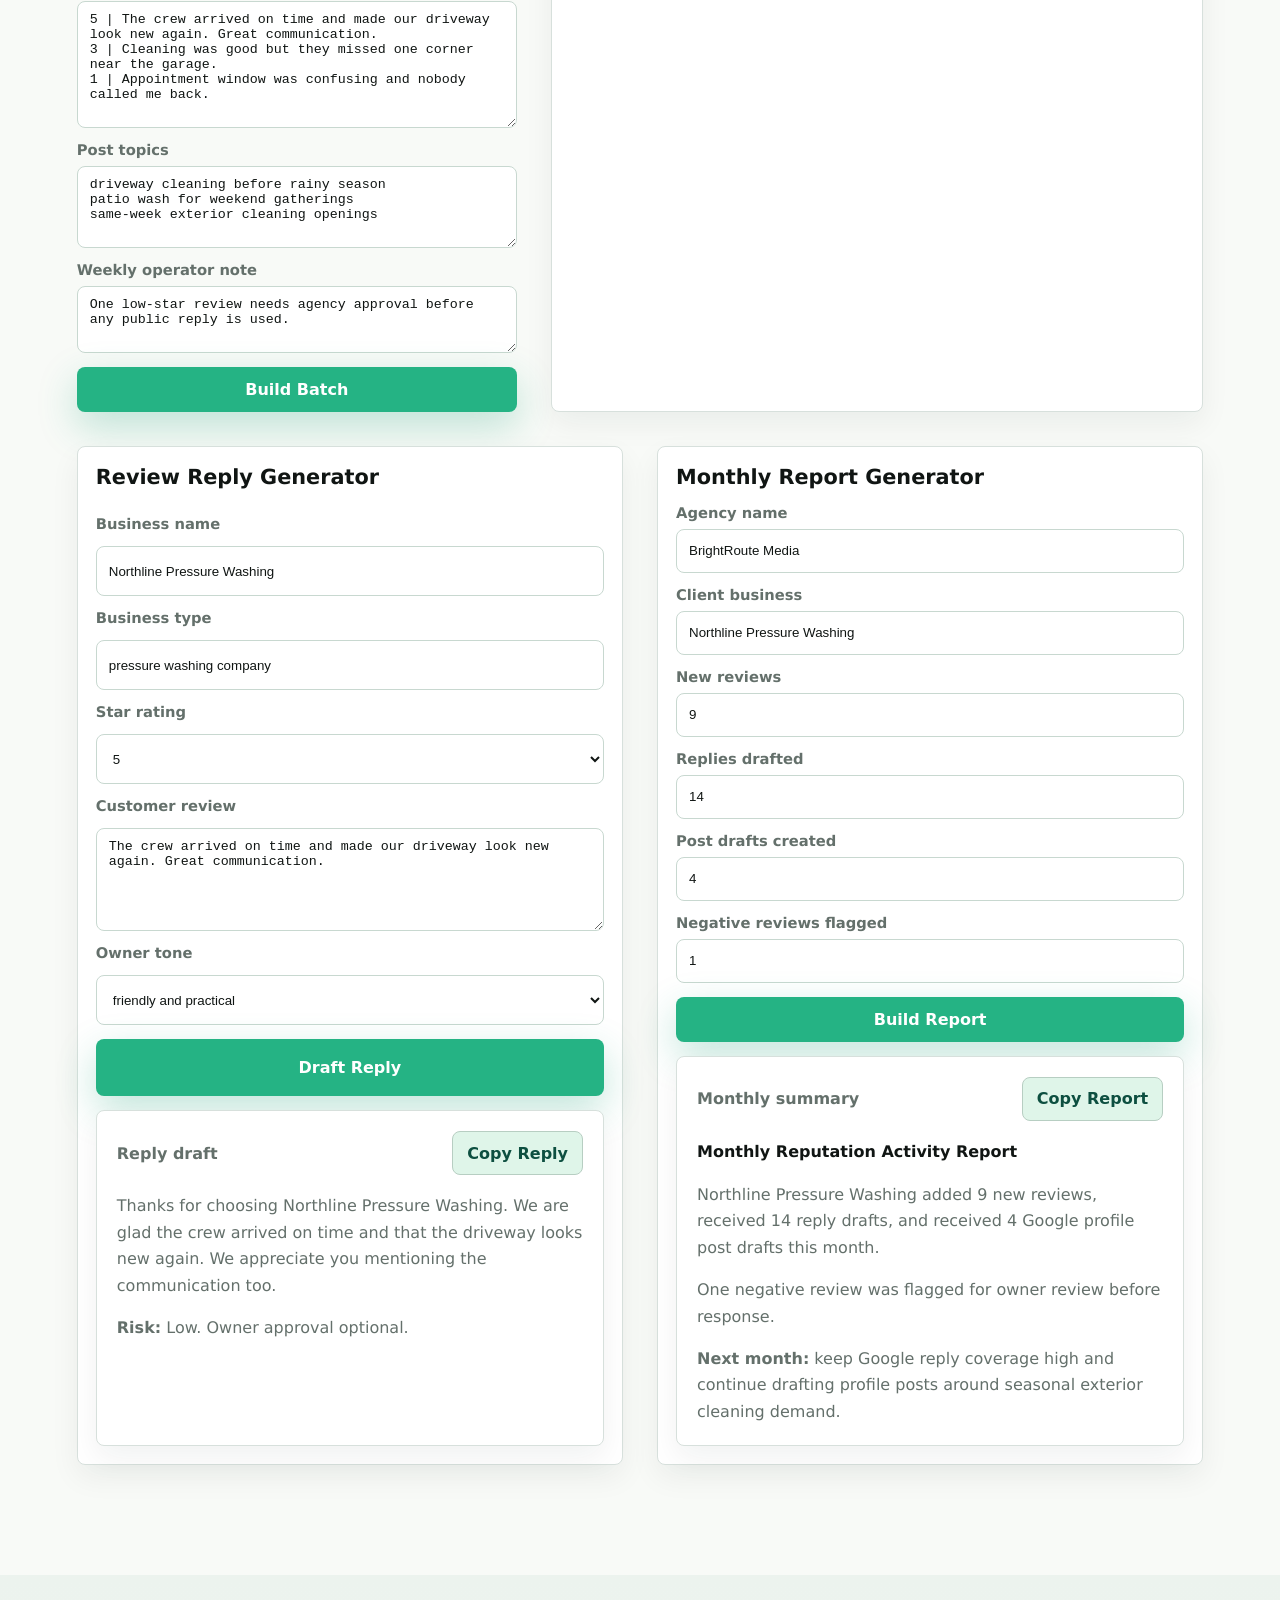
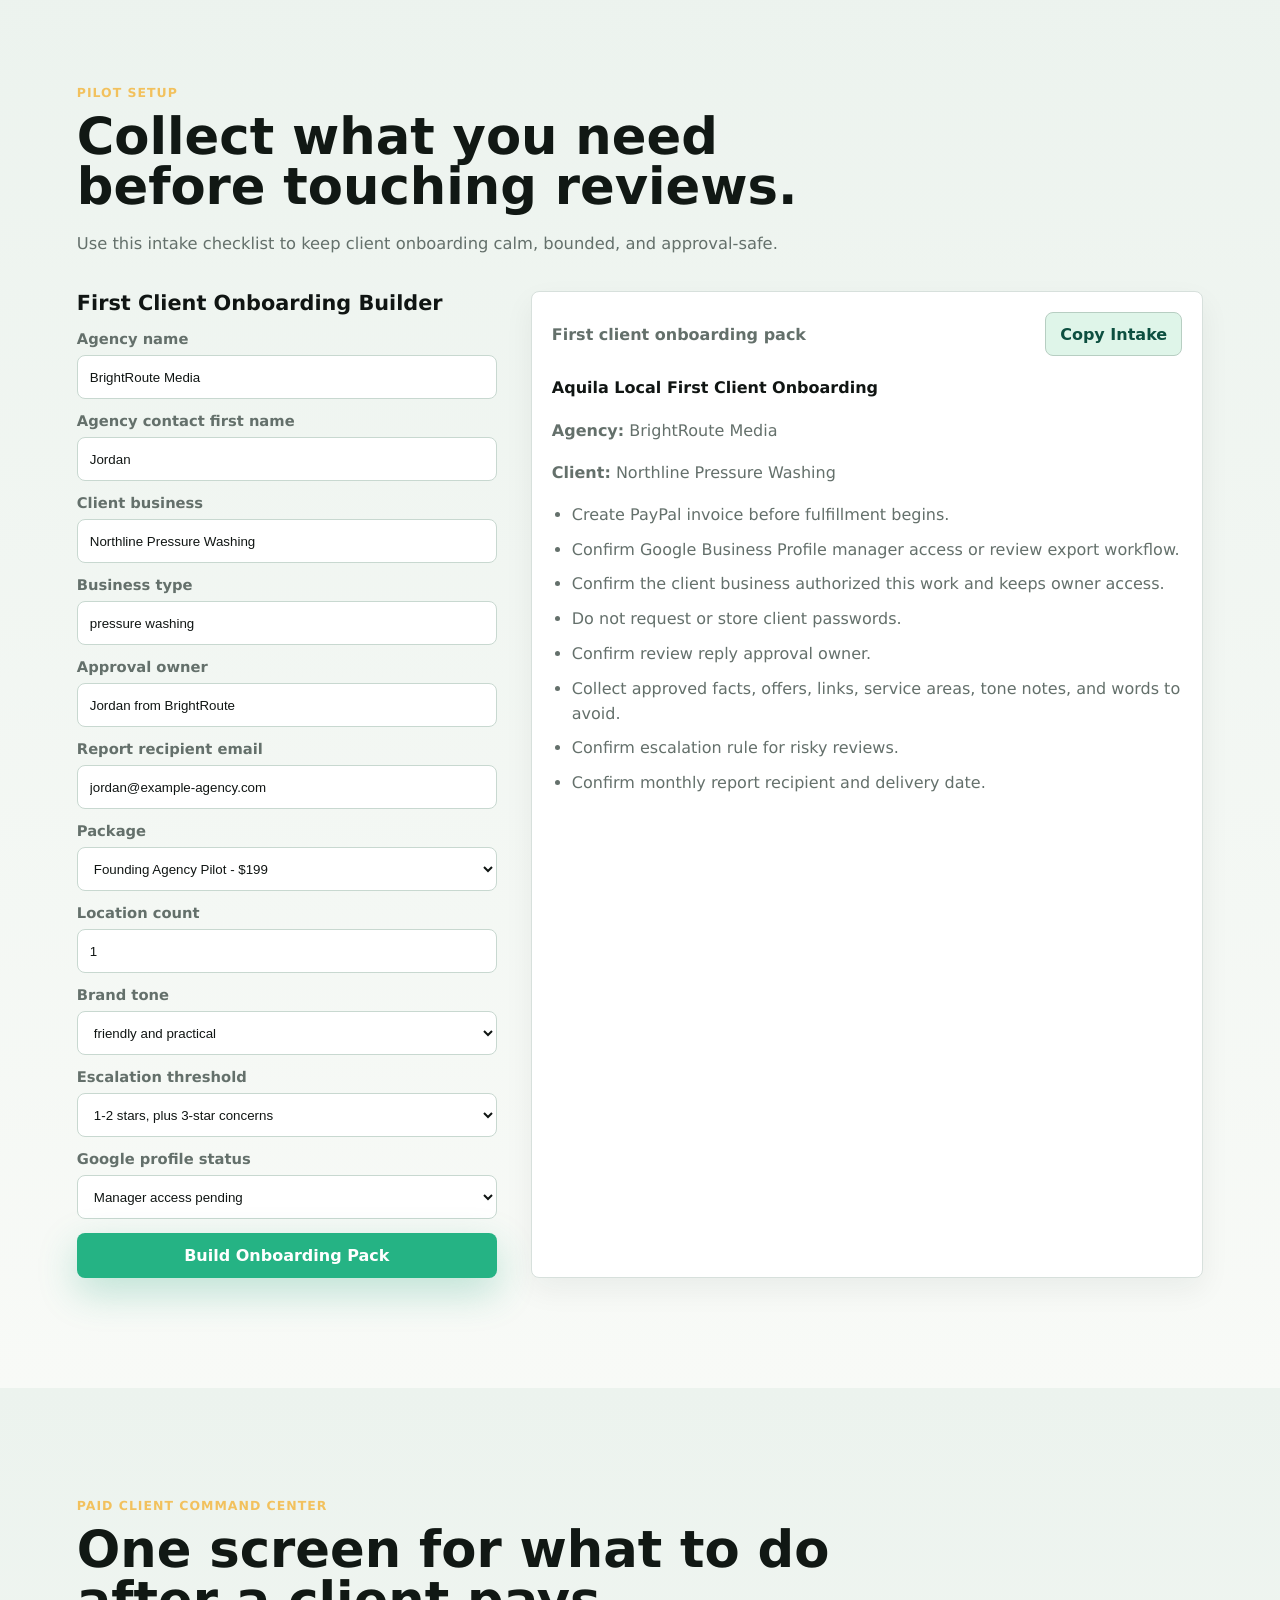
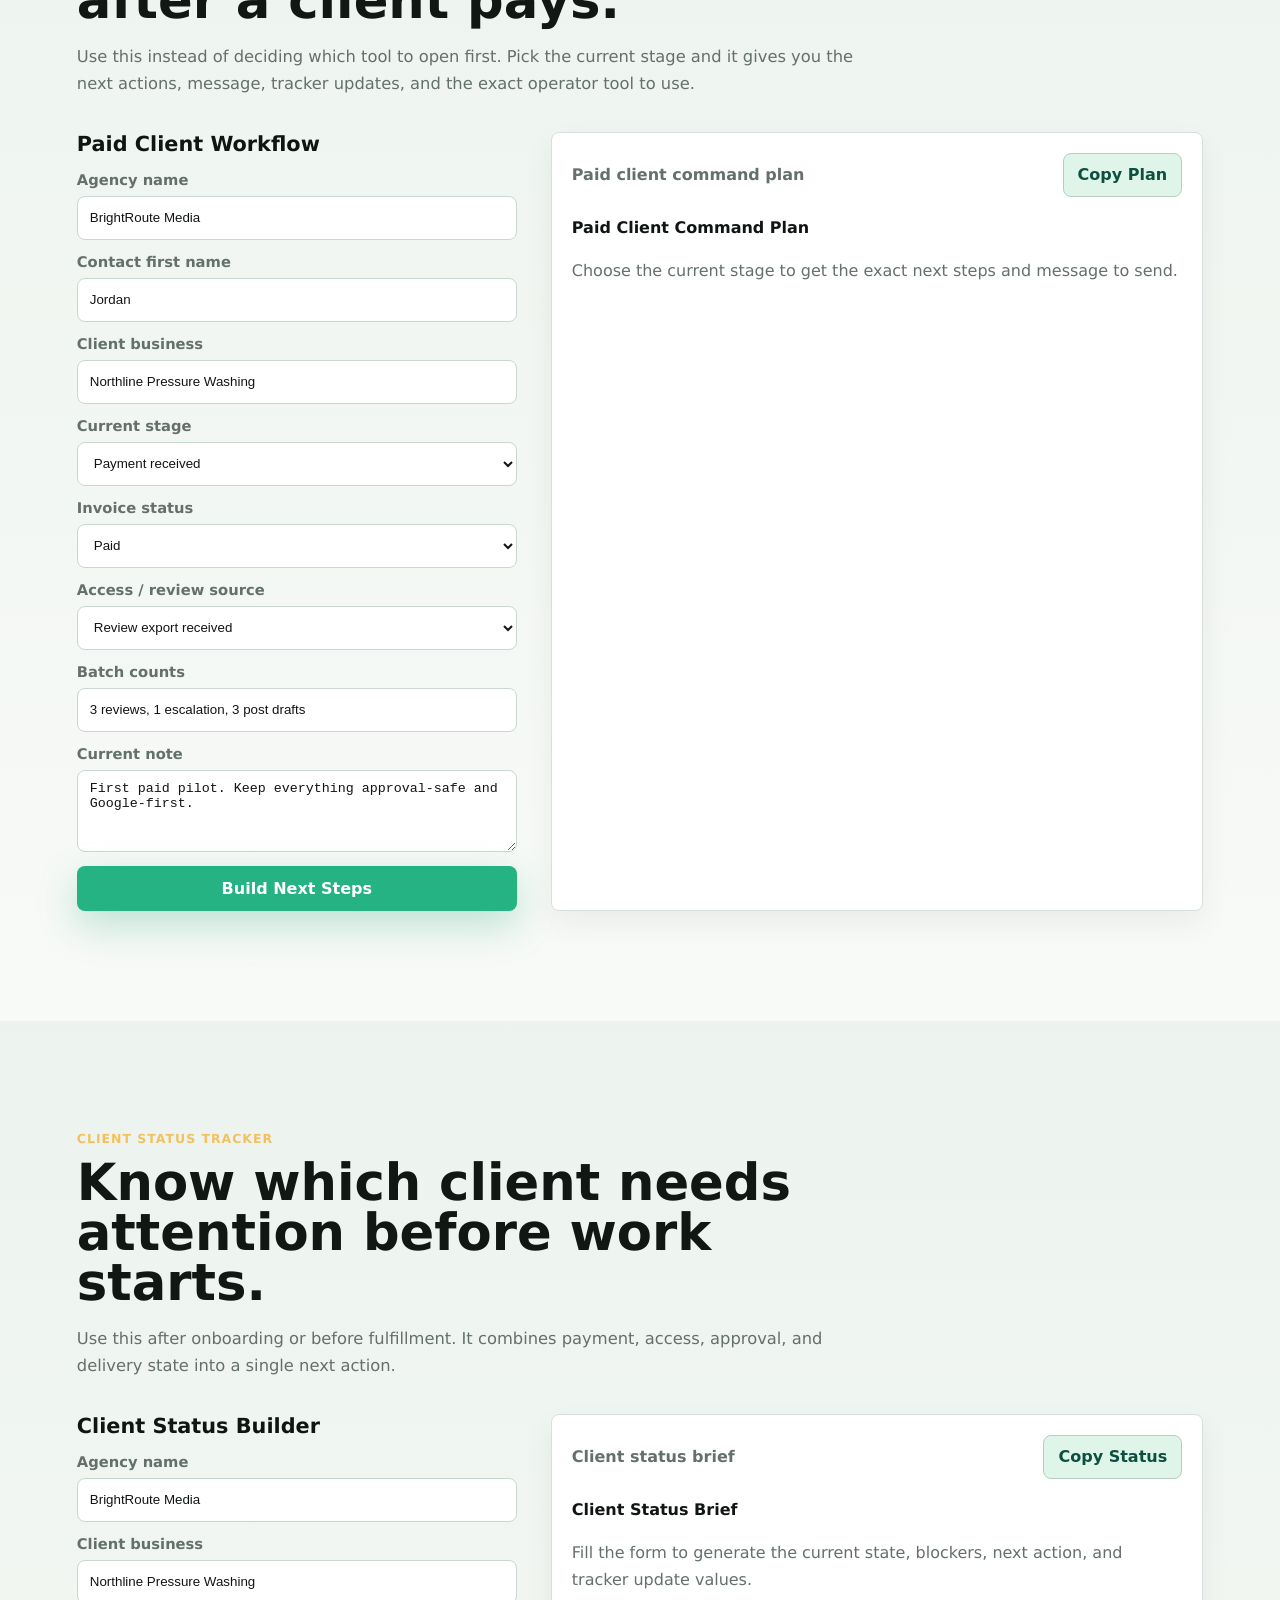
<file: operator.html>
<!doctype html>
<html lang="en">
  <head>
    <meta charset="utf-8">
    <meta name="viewport" content="width=device-width, initial-scale=1">
    <title>Aquila Local</title>
    <meta
      name="description"
      content="White-label Google review reply drafts, profile post drafts, escalation notes, and reputation activity reports for local marketing agencies."
    >
    <meta name="robots" content="noindex,nofollow">
    <link rel="preload" href="assets/reviewpilot-hero.png" as="image">
    <link rel="stylesheet" href="styles.css">
  </head>
  <body>
    <header class="site-header" aria-label="Primary navigation">
      <a class="brand" href="#top" aria-label="Aquila Local home">
        <span class="brand-mark">A</span>
        <span>Aquila Local</span>
      </a>
      <nav class="nav-links" aria-label="Page sections">
        <a href="index.html">Public Site</a>
        <a href="#dashboard">Dashboard</a>
        <a href="#prospect-entry">Entry</a>
        <a href="#score">Score</a>
        <a href="#audit">Audit</a>
        <a href="#fulfill">Fulfill</a>
        <a href="#onboard">Onboard</a>
      </nav>
      <a class="header-action" href="mailto:aquila.local@gmail.com?subject=Aquila%20Local%20pilot">
        Start Pilot
      </a>
    </header>

    <main id="top">
      <section class="hero" aria-label="Aquila Local introduction">
        <canvas class="signal-canvas" id="signalCanvas" aria-hidden="true"></canvas>
        <img class="hero-image" src="assets/reviewpilot-hero.png" alt="Laptop displaying a reputation management dashboard on a home office desk">
        <div class="hero-overlay"></div>
        <div class="hero-shell">
          <div class="hero-content">
            <p class="eyebrow">White-label reputation operations for U.S. marketing agencies</p>
            <h1>Agency review ops, shipped quietly.</h1>
            <p class="hero-copy">
              A premium white-label operations desk for approval-ready Google review replies, profile post drafts, escalation judgment, and finished agency-branded reporting.
              Operated remotely from the Philippines.
            </p>
            <div class="hero-actions">
              <a class="primary-button" href="#score">Score A Prospect</a>
              <a class="secondary-button" href="#fulfill">See The Desk</a>
            </div>
            <div class="hero-proof" aria-label="Service proof points">
              <span>White-label</span>
              <span>Approval-safe</span>
              <span>Remote-ready</span>
            </div>
          </div>

          <div class="hero-stage" aria-label="Animated Aquila Local operations console">
            <div class="ops-console motion-card">
              <div class="console-topbar">
                <span></span>
                <span></span>
                <span></span>
              </div>
              <div class="console-grid">
                <div class="console-panel large">
                  <small>Prospect score</small>
                  <strong>86</strong>
                  <span>High priority</span>
                </div>
                <div class="console-panel">
                  <small>Replies</small>
                  <strong>128</strong>
                  <span>Drafted</span>
                </div>
                <div class="console-panel">
                  <small>Risk flags</small>
                  <strong>7</strong>
                  <span>Escalated</span>
                </div>
                <div class="console-row">
                  <span>Audit generated</span>
                  <b>Ready</b>
                </div>
                <div class="console-row">
                  <span>Approval batch</span>
                  <b>Queued</b>
                </div>
              </div>
            </div>
            <div class="floating-note note-one motion-card">
              <span>Google profile</span>
              <strong>Freshness gap found</strong>
            </div>
            <div class="floating-note note-two motion-card">
              <span>Agency offer</span>
              <strong>$199 pilot ready</strong>
            </div>
          </div>
        </div>
      </section>

      <section class="signal-strip" aria-label="Market signals">
        <div>
          <strong>97%</strong>
          <span>of consumers read local reviews</span>
        </div>
        <div>
          <strong>80%</strong>
          <span>prefer businesses that answer every review</span>
        </div>
        <div>
          <strong>Remote</strong>
          <span>operated remotely from the Philippines</span>
        </div>
      </section>

      <section id="service" class="section split-section">
        <div class="section-copy">
          <p class="eyebrow">The offer</p>
          <h2>Become the quiet review desk behind small agencies.</h2>
          <p>
            Aquila Local gives small marketing agencies a reliable white-label operator for review replies, weekly Google Business Profile post drafts, and monthly reputation activity reports.
          </p>
          <p>
            The work is structured, repeatable, and safe for AI assistance because it avoids live calls, emergency bookings, regulated advice, shipping, and inventory.
          </p>
        </div>
        <div class="workflow-grid" aria-label="Service workflow">
          <article class="workflow-card">
            <span>01</span>
            <h3>Review Intake</h3>
            <p>Pull new reviews, classify sentiment, and flag bad reviews for owner approval.</p>
          </article>
          <article class="workflow-card">
            <span>02</span>
            <h3>Owner Tone</h3>
            <p>Draft replies that sound specific, calm, and human instead of generic.</p>
          </article>
          <article class="workflow-card">
            <span>03</span>
            <h3>Profile Posts</h3>
            <p>Create four useful Google post drafts per month from services, seasons, and offers.</p>
          </article>
          <article class="workflow-card">
            <span>04</span>
            <h3>Activity Report</h3>
            <p>Send a compact monthly reputation activity report that agencies can forward to clients.</p>
          </article>
        </div>
      </section>

      <section id="task-folder" class="section folder-section">
        <div class="section-heading">
          <p class="eyebrow">Task folder</p>
          <h2>Choose the job, then fill the matching template.</h2>
          <p>
            Start here when the operator page feels too long. Pick the folder for the task you are doing, follow the guide, then jump to the exact tool only when needed.
          </p>
        </div>

        <div class="folder-shell">
          <div class="folder-tabs" aria-label="Task folders">
            <button class="folder-tab active" type="button" data-folder-task="daily">Start Day</button>
            <button class="folder-tab" type="button" data-folder-task="prospect">Prospect</button>
            <button class="folder-tab" type="button" data-folder-task="audit">Audit</button>
            <button class="folder-tab" type="button" data-folder-task="followup">Follow-Up</button>
            <button class="folder-tab" type="button" data-folder-task="paid">Paid Client</button>
            <button class="folder-tab" type="button" data-folder-task="fulfillment">Fulfillment</button>
            <button class="folder-tab" type="button" data-folder-task="status">Status</button>
            <button class="folder-tab" type="button" data-folder-task="import">Import</button>
          </div>

          <article class="folder-guide">
            <span class="report-label">Current guide</span>
            <h3 id="folderGuideTitle">Start the day</h3>
            <p id="folderGuideCopy">Open your Google Sheet, check Daily Tasks, then use this to decide what gets your attention first.</p>
            <h4>Steps</h4>
            <ul id="folderGuideSteps">
              <li>Run Aquila Local - Build daily tasks in Google Sheets.</li>
              <li>Work High priority rows first.</li>
              <li>Use Founder Daily Dashboard if the day feels unclear.</li>
            </ul>
            <h4>Template to fill</h4>
            <pre class="csv-output" id="folderGuideTemplate">Daily note: follow-ups due __; audits to build __; clients blocked __; fulfillment due __.</pre>
            <a class="primary-button inline-mail-button" id="folderGuideLink" href="#dashboard">Open Daily Dashboard</a>
          </article>
        </div>
      </section>

      <section id="dashboard" class="section dashboard-section">
        <div class="section-heading">
          <p class="eyebrow">Founder daily dashboard</p>
          <h2>Open this first and know exactly what to do.</h2>
          <p>
            Enter today&apos;s numbers, then follow the generated priority list. This keeps the business focused on revenue, delivery, and stopping at the right time.
          </p>
        </div>

        <div class="founder-dashboard">
          <form class="mini-form founder-form" id="dailyDashboardForm">
            <h3>Today&apos;s inputs</h3>
            <label>
              Work mode
              <select name="mode">
                <option value="sales">Sales day</option>
                <option value="fulfillment">Fulfillment day</option>
                <option value="mixed">Mixed day</option>
              </select>
            </label>
            <label>
              Hours available
              <input name="hours" type="number" min="1" max="12" value="4" required>
            </label>
            <label>
              Prospects researched today
              <input name="prospects" type="number" min="0" value="12" required>
            </label>
            <label>
              High/strong-medium prospects found
              <input name="qualified" type="number" min="0" value="4" required>
            </label>
            <label>
              Sample audits ready
              <input name="audits" type="number" min="0" value="1" required>
            </label>
            <label>
              Emails sent today
              <input name="emails" type="number" min="0" value="5" required>
            </label>
            <label>
              Follow-ups due today
              <input name="followUps" type="number" min="0" value="3" required>
            </label>
            <label>
              Onboarding or invoice tasks
              <input name="onboarding" type="number" min="0" value="0" required>
            </label>
            <label>
              Fulfillment batches due
              <input name="fulfillment" type="number" min="0" value="0" required>
            </label>
            <button class="primary-button form-button" type="submit">Build Daily Plan</button>
          </form>

          <article class="tool-output founder-output" id="dailyDashboardOutput" aria-live="polite">
            <div class="output-actions">
              <span class="report-label">Founder command plan</span>
              <button class="tool-button" type="button" data-copy-target="dailyDashboardOutput">Copy Plan</button>
            </div>
            <div class="copy-document">
              <h3>Today&apos;s default plan</h3>
              <p>Protect paid work first, then follow-ups, then new prospects. Stop building features unless a paid client or live buyer requires it.</p>
              <ul>
                <li>Clear follow-ups that are due today.</li>
                <li>Research and score enough agencies to keep the tracker moving.</li>
                <li>Create sample audits only for high or strong-medium prospects.</li>
                <li>Stop after the planned work block unless a buyer replies.</li>
              </ul>
            </div>
          </article>
        </div>

        <div class="section-heading compact-heading">
          <p class="eyebrow">Operations preview</p>
          <h2>Review queue, agents, and reports.</h2>
        </div>

        <div class="dashboard-shell">
          <aside class="dashboard-sidebar" aria-label="Dashboard menu">
            <button class="tab-button active" type="button" data-tab="queue">Review Queue</button>
            <button class="tab-button" type="button" data-tab="agents">AI Agents</button>
            <button class="tab-button" type="button" data-tab="reports">Reports</button>
          </aside>

          <div class="dashboard-panel">
            <section class="tab-panel active" id="queue" aria-label="Review queue">
              <div class="panel-topline">
                <div>
                  <h3>Today</h3>
                  <p>12 reviews processed across 6 agency clients.</p>
                </div>
                <button class="tool-button" type="button" id="refreshQueue">Refresh</button>
              </div>

              <div class="review-list" id="reviewList"></div>
            </section>

            <section class="tab-panel" id="agents" aria-label="AI agent status">
              <div class="panel-topline">
                <div>
                  <h3>Agent Bench</h3>
                  <p>Keep every task small, auditable, and easy to replace.</p>
                </div>
                <span class="status-pill">5 active</span>
              </div>
              <div class="agent-grid" id="agentGrid"></div>
            </section>

            <section class="tab-panel" id="reports" aria-label="Monthly reputation activity report preview">
              <div class="panel-topline">
                <div>
                  <h3>Activity Report</h3>
                  <p>White-label summary ready for agency forwarding.</p>
                </div>
                <button class="tool-button" type="button" id="buildReport">Build Preview</button>
              </div>
              <div class="report-preview" id="reportPreview">
                <div>
                  <span class="report-label">Review velocity</span>
                  <strong>+18%</strong>
                </div>
                <div>
                  <span class="report-label">Response coverage</span>
                  <strong>96%</strong>
                </div>
                <div>
                  <span class="report-label">Freshness</span>
                  <strong>14 days</strong>
                </div>
              </div>
            </section>
          </div>
        </div>
      </section>

      <section id="prospect-entry" class="section score-section">
        <div class="section-heading">
          <p class="eyebrow">Prospect entry</p>
          <h2>Turn one agency into a tracker-ready row.</h2>
          <p>
            Use this while researching agencies. Fill the fields, score the prospect, then copy the generated CSV row into `data/prospect-tracker.csv`.
          </p>
        </div>

        <div class="audit-builder">
          <form class="audit-form" id="prospectEntryForm">
            <label>
              Agency name
              <input name="agencyName" type="text" value="BrightRoute Media" required>
            </label>
            <label>
              Website
              <input name="website" type="url" value="https://example-agency.com" required>
            </label>
            <label>
              Contact name
              <input name="contactName" type="text" value="Jordan">
            </label>
            <label>
              Role
              <input name="role" type="text" value="Owner">
            </label>
            <label>
              Email
              <input name="email" type="email" value="jordan@example-agency.com">
            </label>
            <label>
              LinkedIn
              <input name="linkedin" type="url" placeholder="https://www.linkedin.com/in/...">
            </label>
            <label>
              Agency type
              <select name="agencyType">
                <option value="Local SEO">Local SEO</option>
                <option value="Web design">Web design</option>
                <option value="GBP specialist">GBP specialist</option>
                <option value="Social media">Social media</option>
                <option value="General marketing">General marketing</option>
              </select>
            </label>
            <label>
              Niche focus
              <select name="nicheFocus">
                <option value="Home services">Home services</option>
                <option value="Mixed local">Mixed local</option>
                <option value="Restaurants">Restaurants</option>
                <option value="Regulated">Medical, legal, or finance</option>
              </select>
            </label>
            <label>
              Target client type
              <input name="targetClientType" type="text" value="pressure washing">
            </label>
            <label>
              Email source
              <input name="emailSource" type="text" value="Website contact page">
            </label>
            <div class="checkbox-grid" aria-label="Prospect scoring signals">
              <label><input name="sellsLocalSeo" type="checkbox" checked> Sells local SEO or GBP services</label>
              <label><input name="smallTeam" type="checkbox" checked> Small or founder-led team</label>
              <label><input name="visibleContact" type="checkbox" checked> Visible direct email or contact path</label>
              <label><input name="localExamples" type="checkbox"> Has local client examples</label>
              <label><input name="reputationMention" type="checkbox"> Mentions reviews, reputation, or GBP posting</label>
              <label><input name="retainerSignal" type="checkbox"> Offers care plans or retainers</label>
            </div>
            <button class="primary-button form-button" type="submit">Build CSV Row</button>
          </form>

          <article class="audit-output" id="prospectEntryOutput" aria-live="polite">
            <div class="output-actions">
              <span class="report-label">Tracker row preview</span>
              <button class="tool-button" type="button" data-copy-target="prospectEntryOutput">Copy CSV Row</button>
            </div>
            <div class="copy-document">
              <h3>Ready for `data/prospect-tracker.csv`</h3>
              <p>Fill the form to generate a scored row with status, audit niche, next action, and CSV output.</p>
            </div>
          </article>
        </div>
      </section>

      <section id="score" class="section score-section">
        <div class="section-heading">
          <p class="eyebrow">Prospect filter</p>
          <h2>Score agencies before you spend time on them.</h2>
          <p>
            Use this to prioritize small agencies that already sell local growth work and are likely to need white-label review operations.
          </p>
        </div>

        <div class="score-builder">
          <form class="score-form" id="scoreForm">
            <label>
              Agency name
              <input name="agencyName" type="text" value="BrightRoute Media" required>
            </label>
            <label>
              Agency type
              <select name="agencyType">
                <option value="localSeo">Local SEO agency</option>
                <option value="webDesign">Web design agency</option>
                <option value="socialMedia">Social media agency</option>
                <option value="general">General marketing agency</option>
              </select>
            </label>
            <label>
              Niche focus
              <select name="nicheFocus">
                <option value="homeServices">Home services</option>
                <option value="mixedLocal">Mixed local businesses</option>
                <option value="restaurants">Restaurants</option>
                <option value="regulated">Medical, legal, or finance</option>
              </select>
            </label>
            <div class="checkbox-grid" aria-label="Prospect signals">
              <label><input name="localSeo" type="checkbox" checked> Offers local SEO</label>
              <label><input name="gbp" type="checkbox" checked> Mentions Google Business Profile</label>
              <label><input name="smallTeam" type="checkbox" checked> Looks like a small team</label>
              <label><input name="caseStudies" type="checkbox"> Has local case studies</label>
              <label><input name="contactEmail" type="checkbox" checked> Contact email is visible</label>
              <label><input name="reputationOffer" type="checkbox"> Already sells reputation work</label>
            </div>
            <button class="primary-button form-button" type="submit">Score Prospect</button>
          </form>

          <article class="score-output" id="scoreOutput" aria-live="polite">
            <div class="output-actions">
              <span class="report-label">Prospect score</span>
              <button class="tool-button" type="button" data-copy-target="scoreOutput">Copy Score</button>
            </div>
            <div class="score-document">
              <div class="score-meter">
                <strong>86</strong>
                <span>High priority</span>
              </div>
              <h3>BrightRoute Media is worth a personalized mini audit.</h3>
              <p>
                This agency has the right buyer profile: local growth services, small-team likely, visible contact path, and a niche where reviews influence purchase decisions.
              </p>
              <h4>Next action</h4>
              <p>Generate a pressure washing or cleaning sample audit and send the audit-first email.</p>
            </div>
          </article>
        </div>
      </section>

      <section id="audit" class="section audit-section">
        <div class="section-heading">
          <p class="eyebrow">Sales weapon</p>
          <h2>Generate a white-label sample audit before asking for a call.</h2>
          <p>
            Use this as the first outreach asset. It creates a useful gap analysis, pitch angle, and follow-up copy from a few public reputation signals.
          </p>
        </div>

        <div class="audit-builder">
          <form class="audit-form" id="auditForm">
            <label>
              Agency name
              <input name="agency" type="text" value="BrightRoute Media" required>
            </label>
            <label>
              Contact first name
              <input name="contact" type="text" value="Jordan" required>
            </label>
            <label>
              Prospect website
              <input name="website" type="url" value="https://example-agency.com" required>
            </label>
            <label>
              Local business type
              <select name="niche">
                <option>pressure washing company</option>
                <option>house cleaning company</option>
                <option>mobile auto detailer</option>
                <option>lawn care company</option>
                <option>pest control company</option>
              </select>
            </label>
            <label>
              Average rating
              <input name="rating" type="number" min="1" max="5" step="0.1" value="4.3" required>
            </label>
            <label>
              Review count
              <input name="reviews" type="number" min="0" step="1" value="37" required>
            </label>
            <label>
              Top competitor review count
              <input name="competitorReviews" type="number" min="0" step="1" value="112" required>
            </label>
            <label>
              Days since latest review
              <input name="freshness" type="number" min="0" step="1" value="46" required>
            </label>
            <label>
              Reply coverage
              <select name="coverage">
                <option>mostly unanswered</option>
                <option>some answered</option>
                <option>mostly answered</option>
                <option>every review answered</option>
              </select>
            </label>
            <label>
              Google post activity
              <select name="postActivity">
                <option>no recent Google posts found</option>
                <option>last post is older than 30 days</option>
                <option>posting is inconsistent</option>
                <option>recent posts are active</option>
              </select>
            </label>
            <label>
              Service urgency
              <select name="urgency">
                <option>high-intent local service</option>
                <option>seasonal demand service</option>
                <option>appointment-based service</option>
                <option>lower urgency local service</option>
              </select>
            </label>
            <label>
              Suggested package
              <select name="package">
                <option>Founding Agency Pilot at $199 for 30 days</option>
                <option>Review Desk at $299/month</option>
                <option>additional location at $89/month</option>
                <option>custom scale package after 10 locations</option>
              </select>
            </label>
            <button class="primary-button form-button" type="submit">Build Audit</button>
          </form>

          <article class="audit-output" id="auditOutput" aria-live="polite">
            <div class="output-actions">
              <span class="report-label">Sample Audit Generator v2</span>
              <button class="tool-button" type="button" data-copy-target="auditOutput">Copy All</button>
            </div>
            <div class="audit-document">
              <h3>BrightRoute Media can add a white-label trust desk without hiring one.</h3>
              <p>
                A pressure washing client with 37 reviews, a 4.3 rating, and a 46-day freshness gap has a visible trust problem before buyers ever call.
              </p>
              <h4>Trust gaps</h4>
              <ul>
                <li>Review replies are mostly unanswered, which makes the profile look less maintained.</li>
                <li>Google profile posting is inactive, so the business loses an easy freshness signal.</li>
                <li>The competitor review gap is large enough for the agency to package as a retention add-on.</li>
              </ul>
              <hr>
              <h4>Email-ready message</h4>
              <p>
                Hi Jordan, I noticed BrightRoute Media works with local businesses. I made a quick white-label sample showing how one pressure washing client could look more current and easier to trust on Google. Want me to send it over?
              </p>
            </div>
          </article>
        </div>
      </section>

      <section id="follow-up" class="section score-section">
        <div class="section-heading">
          <p class="eyebrow">Follow-up desk</p>
          <h2>Turn one tracker row into the next outreach move.</h2>
          <p>
            Use this after a sample audit is sent. It decides the next follow-up date, the correct status update, and the message to send.
          </p>
        </div>

        <div class="audit-builder">
          <form class="audit-form" id="followUpForm">
            <label>
              Agency name
              <input name="agency" type="text" value="BrightRoute Media" required>
            </label>
            <label>
              Contact first name
              <input name="contact" type="text" value="Jordan" required>
            </label>
            <label>
              Niche or sample angle
              <input name="niche" type="text" value="pressure washing" required>
            </label>
            <label>
              Current outreach stage
              <select name="stage">
                <option value="notContacted">Not contacted</option>
                <option value="firstSent">First audit email sent</option>
                <option value="followOneSent">Follow-up 1 sent</option>
                <option value="followTwoSent">Follow-up 2 sent</option>
                <option value="interested">Replied interested</option>
                <option value="notInterested">Replied not interested</option>
              </select>
            </label>
            <label>
              Last touch date
              <input name="lastTouch" type="date">
            </label>
            <label>
              Reply signal
              <select name="replySignal">
                <option>No reply yet</option>
                <option>Asked for details</option>
                <option>Asked for pricing</option>
                <option>Wants a call</option>
                <option>Not a fit</option>
              </select>
            </label>
            <label>
              Note from tracker
              <textarea name="note" rows="4" placeholder="Paste any useful note from the prospect row.">Sample audit drafted. Strong fit for white-label reputation operations.</textarea>
            </label>
            <button class="primary-button form-button" type="submit">Plan Follow-up</button>
          </form>

          <article class="audit-output" id="followUpOutput" aria-live="polite">
            <div class="output-actions">
              <span class="report-label">Next outreach move</span>
              <button class="tool-button" type="button" data-copy-target="followUpOutput">Copy Follow-up</button>
            </div>
            <div class="copy-document">
              <h3>Ready to plan the next touch.</h3>
              <p>Fill the form to generate the next due date, tracker update values, and the exact message to send.</p>
            </div>
          </article>
        </div>
      </section>

      <section id="fulfill" class="section fulfill-section">
        <div class="section-heading">
          <p class="eyebrow">Internal fulfillment desk</p>
          <h2>Turn a yes into weekly deliverables.</h2>
          <p>
            These internal tools create the first service outputs: Google review reply drafts for approval and monthly activity reports an agency can forward under its own brand.
          </p>
        </div>

        <div class="batch-builder">
          <form class="mini-form" id="fulfillmentBatchForm">
            <h3>Fulfillment Batch Builder</h3>
            <label>
              Agency name
              <input name="agency" type="text" value="BrightRoute Media" required>
            </label>
            <label>
              Client business
              <input name="client" type="text" value="Northline Pressure Washing" required>
            </label>
            <label>
              Business type
              <input name="businessType" type="text" value="pressure washing company" required>
            </label>
            <label>
              Brand tone
              <select name="tone">
                <option>friendly and practical</option>
                <option>warm and grateful</option>
                <option>direct and professional</option>
              </select>
            </label>
            <label>
              Review batch
              <textarea name="reviewBatch" rows="7" required>5 | The crew arrived on time and made our driveway look new again. Great communication.
3 | Cleaning was good but they missed one corner near the garage.
1 | Appointment window was confusing and nobody called me back.</textarea>
            </label>
            <label>
              Post topics
              <textarea name="postTopics" rows="4" required>driveway cleaning before rainy season
patio wash for weekend gatherings
same-week exterior cleaning openings</textarea>
            </label>
            <label>
              Weekly operator note
              <textarea name="operatorNote" rows="3">One low-star review needs agency approval before any public reply is used.</textarea>
            </label>
            <button class="primary-button form-button" type="submit">Build Batch</button>
          </form>

          <div class="tool-output" id="fulfillmentBatchOutput">
            <div class="output-actions">
              <span class="report-label">Weekly fulfillment batch</span>
              <button class="tool-button" type="button" data-copy-target="fulfillmentBatchOutput">Copy Batch</button>
            </div>
            <div class="copy-document">
              <h4>Weekly Fulfillment Batch</h4>
              <p>Paste this week&apos;s reviews and post topics to generate approval-safe replies, escalation notes, Google post drafts, and the agency update.</p>
            </div>
          </div>
        </div>

        <div class="fulfill-grid">
          <article class="fulfill-card">
            <form class="mini-form" id="replyForm">
              <h3>Review Reply Generator</h3>
              <label>
                Business name
                <input name="business" type="text" value="Northline Pressure Washing" required>
              </label>
              <label>
                Business type
                <input name="businessType" type="text" value="pressure washing company" required>
              </label>
              <label>
                Star rating
                <select name="stars">
                  <option>5</option>
                  <option>4</option>
                  <option>3</option>
                  <option>2</option>
                  <option>1</option>
                </select>
              </label>
              <label>
                Customer review
                <textarea name="review" rows="5" required>The crew arrived on time and made our driveway look new again. Great communication.</textarea>
              </label>
              <label>
                Owner tone
                <select name="tone">
                  <option>friendly and practical</option>
                  <option>warm and grateful</option>
                  <option>direct and professional</option>
                </select>
              </label>
              <button class="primary-button form-button" type="submit">Draft Reply</button>
            </form>
            <div class="tool-output" id="replyOutput">
              <div class="output-actions">
                <span class="report-label">Reply draft</span>
                <button class="tool-button" type="button" data-copy-target="replyOutput">Copy Reply</button>
              </div>
              <div class="copy-document">
                <p>Thanks for choosing Northline Pressure Washing. We are glad the crew arrived on time and that the driveway looks new again. We appreciate you mentioning the communication too.</p>
                <p><strong>Risk:</strong> Low. Owner approval optional.</p>
              </div>
            </div>
          </article>

          <article class="fulfill-card">
            <form class="mini-form" id="monthlyReportForm">
              <h3>Monthly Report Generator</h3>
              <label>
                Agency name
                <input name="agency" type="text" value="BrightRoute Media" required>
              </label>
              <label>
                Client business
                <input name="client" type="text" value="Northline Pressure Washing" required>
              </label>
              <label>
                New reviews
                <input name="newReviews" type="number" min="0" value="9" required>
              </label>
              <label>
                Replies drafted
                <input name="replies" type="number" min="0" value="14" required>
              </label>
              <label>
                Post drafts created
                <input name="posts" type="number" min="0" value="4" required>
              </label>
              <label>
                Negative reviews flagged
                <input name="flags" type="number" min="0" value="1" required>
              </label>
              <button class="primary-button form-button" type="submit">Build Report</button>
            </form>
            <div class="tool-output" id="monthlyReportOutput">
              <div class="output-actions">
                <span class="report-label">Monthly summary</span>
                <button class="tool-button" type="button" data-copy-target="monthlyReportOutput">Copy Report</button>
              </div>
              <div class="copy-document">
                <h4>Monthly Reputation Activity Report</h4>
                <p>Northline Pressure Washing added 9 new reviews, received 14 reply drafts, and received 4 Google profile post drafts this month.</p>
                <p>One negative review was flagged for owner review before response.</p>
                <p><strong>Next month:</strong> keep Google reply coverage high and continue drafting profile posts around seasonal exterior cleaning demand.</p>
              </div>
            </div>
          </article>
        </div>
      </section>

      <section id="onboard" class="section onboard-section">
        <div class="section-heading">
          <p class="eyebrow">Pilot setup</p>
          <h2>Collect what you need before touching reviews.</h2>
          <p>
            Use this intake checklist to keep client onboarding calm, bounded, and approval-safe.
          </p>
        </div>

        <div class="onboard-builder">
          <form class="mini-form intake-form" id="intakeForm">
            <h3>First Client Onboarding Builder</h3>
            <label>
              Agency name
              <input name="agency" type="text" value="BrightRoute Media" required>
            </label>
            <label>
              Agency contact first name
              <input name="contact" type="text" value="Jordan" required>
            </label>
            <label>
              Client business
              <input name="client" type="text" value="Northline Pressure Washing" required>
            </label>
            <label>
              Business type
              <input name="businessType" type="text" value="pressure washing" required>
            </label>
            <label>
              Approval owner
              <input name="owner" type="text" value="Jordan from BrightRoute" required>
            </label>
            <label>
              Report recipient email
              <input name="reportRecipient" type="email" value="jordan@example-agency.com" required>
            </label>
            <label>
              Package
              <select name="package">
                <option value="Founding Agency Pilot">Founding Agency Pilot - $199</option>
                <option value="Review Desk">Review Desk - $299</option>
                <option value="Additional Location">Additional Location - $89</option>
              </select>
            </label>
            <label>
              Location count
              <input name="locations" type="number" min="1" max="10" value="1" required>
            </label>
            <label>
              Brand tone
              <select name="tone">
                <option>friendly and practical</option>
                <option>warm and grateful</option>
                <option>direct and professional</option>
              </select>
            </label>
            <label>
              Escalation threshold
              <select name="threshold">
                <option>1-2 stars, plus 3-star concerns</option>
                <option>all negative language</option>
                <option>refund, safety, legal, or privacy mentions</option>
              </select>
            </label>
            <label>
              Google profile status
              <select name="gbpAccess">
                <option>Manager access pending</option>
                <option>Agency will send review exports</option>
                <option>Manager access granted</option>
                <option>Waiting for client authorization</option>
              </select>
            </label>
            <button class="primary-button form-button" type="submit">Build Onboarding Pack</button>
          </form>

          <article class="tool-output intake-output" id="intakeOutput">
            <div class="output-actions">
              <span class="report-label">First client onboarding pack</span>
              <button class="tool-button" type="button" data-copy-target="intakeOutput">Copy Intake</button>
            </div>
            <div class="copy-document">
              <h4>Aquila Local First Client Onboarding</h4>
              <p><strong>Agency:</strong> BrightRoute Media</p>
              <p><strong>Client:</strong> Northline Pressure Washing</p>
              <ul>
                <li>Create PayPal invoice before fulfillment begins.</li>
                <li>Confirm Google Business Profile manager access or review export workflow.</li>
                <li>Confirm the client business authorized this work and keeps owner access.</li>
                <li>Do not request or store client passwords.</li>
                <li>Confirm review reply approval owner.</li>
                <li>Collect approved facts, offers, links, service areas, tone notes, and words to avoid.</li>
                <li>Confirm escalation rule for risky reviews.</li>
                <li>Confirm monthly report recipient and delivery date.</li>
              </ul>
            </div>
          </article>
        </div>
      </section>

      <section id="paid-client-command" class="section score-section">
        <div class="section-heading">
          <p class="eyebrow">Paid client command center</p>
          <h2>One screen for what to do after a client pays.</h2>
          <p>
            Use this instead of deciding which tool to open first. Pick the current stage and it gives you the next actions, message, tracker updates, and the exact operator tool to use.
          </p>
        </div>

        <div class="command-builder">
          <form class="mini-form" id="paidClientCommandForm">
            <h3>Paid Client Workflow</h3>
            <label>
              Agency name
              <input name="agency" type="text" value="BrightRoute Media" required>
            </label>
            <label>
              Contact first name
              <input name="contact" type="text" value="Jordan" required>
            </label>
            <label>
              Client business
              <input name="client" type="text" value="Northline Pressure Washing" required>
            </label>
            <label>
              Current stage
              <select name="stage">
                <option value="paid">Payment received</option>
                <option value="intakeWaiting">Waiting for intake/access</option>
                <option value="readyBatch">Ready for first batch</option>
                <option value="batchSent">Approval batch sent</option>
                <option value="weekly">Weekly update due</option>
                <option value="monthly">Monthly report due</option>
                <option value="renewal">Renewal decision due</option>
              </select>
            </label>
            <label>
              Invoice status
              <select name="invoiceStatus">
                <option>Paid</option>
                <option>Sent</option>
                <option>Draft</option>
                <option>Overdue</option>
              </select>
            </label>
            <label>
              Access / review source
              <select name="accessStatus">
                <option>Review export received</option>
                <option>Manager access granted</option>
                <option>Waiting for review export</option>
                <option>Manager access pending</option>
              </select>
            </label>
            <label>
              Batch counts
              <input name="batchCounts" type="text" value="3 reviews, 1 escalation, 3 post drafts">
            </label>
            <label>
              Current note
              <textarea name="note" rows="4">First paid pilot. Keep everything approval-safe and Google-first.</textarea>
            </label>
            <button class="primary-button form-button" type="submit">Build Next Steps</button>
          </form>

          <article class="tool-output" id="paidClientCommandOutput" aria-live="polite">
            <div class="output-actions">
              <span class="report-label">Paid client command plan</span>
              <button class="tool-button" type="button" data-copy-target="paidClientCommandOutput">Copy Plan</button>
            </div>
            <div class="copy-document">
              <h4>Paid Client Command Plan</h4>
              <p>Choose the current stage to get the exact next steps and message to send.</p>
            </div>
          </article>
        </div>
      </section>

      <section id="client-status" class="section score-section">
        <div class="section-heading">
          <p class="eyebrow">Client status tracker</p>
          <h2>Know which client needs attention before work starts.</h2>
          <p>
            Use this after onboarding or before fulfillment. It combines payment, access, approval, and delivery state into a single next action.
          </p>
        </div>

        <div class="status-builder">
          <form class="mini-form" id="clientStatusForm">
            <h3>Client Status Builder</h3>
            <label>
              Agency name
              <input name="agency" type="text" value="BrightRoute Media" required>
            </label>
            <label>
              Client business
              <input name="client" type="text" value="Northline Pressure Washing" required>
            </label>
            <label>
              Package
              <select name="package">
                <option>Founding Agency Pilot</option>
                <option>Review Desk</option>
                <option>Additional Location</option>
              </select>
            </label>
            <label>
              Invoice status
              <select name="invoiceStatus">
                <option>Draft</option>
                <option>Sent</option>
                <option>Paid</option>
                <option>Overdue</option>
              </select>
            </label>
            <label>
              Google profile access
              <select name="gbpAccess">
                <option>Manager access pending</option>
                <option>Agency will send review exports</option>
                <option>Manager access granted</option>
                <option>Waiting for client authorization</option>
              </select>
            </label>
            <label>
              Approval owner
              <input name="owner" type="text" value="Jordan from BrightRoute" required>
            </label>
            <label>
              Current service status
              <select name="serviceStatus">
                <option>Onboarding</option>
                <option>Ready for first batch</option>
                <option>Active</option>
                <option>Blocked</option>
                <option>Paused</option>
              </select>
            </label>
            <label>
              Next fulfillment due
              <input name="dueDate" type="date">
            </label>
            <label>
              Open blocker or note
              <textarea name="note" rows="4">Waiting for payment and Google profile access before fulfillment starts.</textarea>
            </label>
            <button class="primary-button form-button" type="submit">Build Status</button>
          </form>

          <article class="tool-output" id="clientStatusOutput" aria-live="polite">
            <div class="output-actions">
              <span class="report-label">Client status brief</span>
              <button class="tool-button" type="button" data-copy-target="clientStatusOutput">Copy Status</button>
            </div>
            <div class="copy-document">
              <h4>Client Status Brief</h4>
              <p>Fill the form to generate the current state, blockers, next action, and tracker update values.</p>
            </div>
          </article>
        </div>
      </section>

      <section id="launch-checklist" class="section onboard-section">
        <div class="section-heading">
          <p class="eyebrow">Owner SOP</p>
          <h2>Run the gate check before outreach, invoice, fulfillment, or renewal.</h2>
          <p>
            Use this when you are about to move a prospect or client forward. It keeps the business simple, approval-safe, and honest.
          </p>
        </div>

        <div class="sop-builder">
          <form class="mini-form" id="launchChecklistForm">
            <h3>Launch Checklist Builder</h3>
            <label>
              Workflow stage
              <select name="stage">
                <option value="outreach">Before outreach</option>
                <option value="invoice">Before invoice</option>
                <option value="fulfillment">Before fulfillment</option>
                <option value="renewal">Before renewal</option>
              </select>
            </label>
            <label>
              Agency or client name
              <input name="name" type="text" value="BrightRoute Media" required>
            </label>
            <div class="checkbox-grid" aria-label="Launch gate checks">
              <label><input name="targetFit" type="checkbox" checked> Target fits small U.S. local agency profile</label>
              <label><input name="auditReady" type="checkbox" checked> Useful sample audit or clear client need exists</label>
              <label><input name="noBadClaims" type="checkbox" checked> No ranking, fake review, or removal promises</label>
              <label><input name="scopeBounded" type="checkbox" checked> Scope is bounded by package, locations, and review limits</label>
              <label><input name="paymentReady" type="checkbox"> Payment/invoice path is ready or paid</label>
              <label><input name="authorization" type="checkbox"> Agency/client authorization is confirmed</label>
              <label><input name="accessReady" type="checkbox"> GBP access or review export workflow is ready</label>
              <label><input name="approvalOwner" type="checkbox"> Approval owner and escalation rules are confirmed</label>
              <label><input name="trackersUpdated" type="checkbox"> Relevant trackers are updated</label>
              <label><input name="deliveryReviewed" type="checkbox"> Prior delivery/results reviewed for renewal</label>
            </div>
            <label>
              Current concern
              <textarea name="concern" rows="4">No major concern. Keep manual delivery tight and approval-safe.</textarea>
            </label>
            <button class="primary-button form-button" type="submit">Build SOP Verdict</button>
          </form>

          <article class="tool-output" id="launchChecklistOutput" aria-live="polite">
            <div class="output-actions">
              <span class="report-label">SOP verdict</span>
              <button class="tool-button" type="button" data-copy-target="launchChecklistOutput">Copy SOP</button>
            </div>
            <div class="copy-document">
              <h4>Owner SOP Gate Check</h4>
              <p>Choose a workflow stage and complete the gate checks before moving forward.</p>
            </div>
          </article>
        </div>
      </section>

      <section id="data-import" class="section score-section">
        <div class="section-heading">
          <p class="eyebrow">Data import helper</p>
          <h2>Paste tracker rows and see what needs action.</h2>
          <p>
            Use this with rows from the prospect, client-location, or invoice trackers. It summarizes the work queue without making you read every CSV column by hand.
          </p>
        </div>

        <div class="data-builder">
          <form class="mini-form" id="dataImportForm">
            <h3>Tracker Import</h3>
            <label>
              Data type
              <select name="dataType">
                <option value="auto">Auto detect</option>
                <option value="prospects">Prospect tracker</option>
                <option value="clients">Client locations</option>
                <option value="invoices">Invoice tracker</option>
              </select>
            </label>
            <label>
              CSV rows
              <textarea name="csvText" rows="9" required>agency_name,website,owner_or_contact,role,email,linkedin,agency_type,niche_focus,target_client_type,email_source,score,priority,status,first_email_date,follow_up_1_date,follow_up_2_date,last_touch_date,next_follow_up,audit_status,audit_niche,reply_status,close_status,notes
BrightRoute Media,https://example-agency.com,Jordan,Owner,jordan@example-agency.com,,Local SEO,Home services,pressure washing,Website contact page,86,High,Sample audit ready,,,,,,Drafted,pressure washing,Not sent,Open,Replace sample row before outreach</textarea>
            </label>
            <button class="primary-button form-button" type="submit">Analyze Rows</button>
          </form>

          <article class="tool-output" id="dataImportOutput" aria-live="polite">
            <div class="output-actions">
              <span class="report-label">Import action summary</span>
              <button class="tool-button" type="button" data-copy-target="dataImportOutput">Copy Summary</button>
            </div>
            <div class="copy-document">
              <h4>Tracker Import Summary</h4>
              <p>Paste CSV rows to identify follow-ups, blocked clients, unpaid invoices, and the next internal tool to use.</p>
            </div>
          </article>
        </div>
      </section>

      <section id="release-readiness" class="section onboard-section">
        <div class="section-heading">
          <p class="eyebrow">Release readiness</p>
          <h2>Approve the deployment batch only when the suite is actually ready.</h2>
          <p>
            Use this before pushing queued local commits or deploying to Vercel. It keeps private data out and prevents half-built operator tools from going live.
          </p>
        </div>

        <div class="release-builder">
          <form class="mini-form" id="releaseReadinessForm">
            <h3>Deployment Gate</h3>
            <label>
              Release label
              <input name="releaseLabel" type="text" value="Operator suite completion batch" required>
            </label>
            <div class="checkbox-grid" aria-label="Release readiness checks">
              <label><input name="localQa" type="checkbox" checked> Local browser QA passed</label>
              <label><input name="syntaxCheck" type="checkbox" checked> JS syntax check passed</label>
              <label><input name="privacyScan" type="checkbox" checked> Private address/payment scan passed</label>
              <label><input name="publicClean" type="checkbox" checked> Public homepage exposes no internal tools</label>
              <label><input name="queuedCommits" type="checkbox" checked> Local commits are checkpointed</label>
              <label><input name="operatorFlow" type="checkbox" checked> Sales, onboarding, fulfillment, status, SOP, and import flows exist</label>
              <label><input name="noSecrets" type="checkbox" checked> No API keys, passwords, or exact payment account in deploy files</label>
              <label><input name="ownerApproval" type="checkbox"> Owner approves pushing to GitHub</label>
              <label><input name="deployApproval" type="checkbox"> Owner approves Vercel production deploy</label>
            </div>
            <label>
              Release note
              <textarea name="releaseNote" rows="4">Queued internal operator tools are ready for review. Deploy only after owner approval.</textarea>
            </label>
            <button class="primary-button form-button" type="submit">Build Release Verdict</button>
          </form>

          <article class="tool-output" id="releaseReadinessOutput" aria-live="polite">
            <div class="output-actions">
              <span class="report-label">Deployment gate verdict</span>
              <button class="tool-button" type="button" data-copy-target="releaseReadinessOutput">Copy Verdict</button>
            </div>
            <div class="copy-document">
              <h4>Release Readiness Verdict</h4>
              <p>Complete the checks before pushing local commits or deploying the operator suite.</p>
            </div>
          </article>
        </div>
      </section>

      <section id="pricing" class="section pricing-section">
        <div class="section-heading">
          <p class="eyebrow">Simple pricing</p>
          <h2>Price the operator layer, not another dashboard.</h2>
          <p>
            Start with a bounded founding pilot, then move into a monthly review desk only if the agency sees useful output.
          </p>
        </div>
        <div class="pricing-grid">
          <article class="price-card">
            <h3>Founding Pilot</h3>
            <p class="price">$199<span>/30 days</span></p>
            <p>First-month validation package for agencies starting with up to two locations.</p>
            <ul>
              <li>Up to 2 active locations</li>
              <li>15 replies per location</li>
              <li>Google-only review workflow</li>
              <li>Moves to Review Desk after pilot</li>
            </ul>
          </article>
          <article class="price-card featured">
            <h3>Review Desk</h3>
            <p class="price">$299<span>/mo</span></p>
            <p>Standard managed operations desk for up to two active locations.</p>
            <ul>
              <li>Approval-ready review replies</li>
              <li>4 profile post drafts per location</li>
              <li>Monthly activity report</li>
              <li>Risk escalation notes</li>
            </ul>
          </article>
          <article class="price-card">
            <h3>Add-Ons</h3>
            <p class="price">$89<span>/loc</span></p>
            <p>Add active locations only when the agency has real client work to offload.</p>
            <ul>
              <li>$3/reply overage</li>
              <li>Risky reviews require approval</li>
              <li>Quarterly competitor analysis add-on</li>
            </ul>
          </article>
        </div>
      </section>
    </main>

    <footer class="site-footer">
      <span>Aquila Local</span>
      <span>White-label reputation operations for U.S. marketing agencies. Operated remotely from the Philippines.</span>
    </footer>

    <script src="app.js"></script>
  </body>
</html>
</file>
<file: styles.css>
:root {
  --ink: #17201d;
  --muted: #5c6864;
  --line: #dce5df;
  --paper: #f8faf7;
  --panel: #ffffff;
  --green: #12735b;
  --green-dark: #0c493b;
  --mint: #dff3e8;
  --blue: #254f78;
  --gold: #d39a18;
  --rose: #b94357;
  --shadow: 0 18px 50px rgba(16, 32, 25, 0.13);
}

* {
  box-sizing: border-box;
}

html {
  scroll-behavior: smooth;
}

body {
  margin: 0;
  color: var(--ink);
  background: var(--paper);
  font-family: Inter, ui-sans-serif, system-ui, -apple-system, BlinkMacSystemFont, "Segoe UI", sans-serif;
  letter-spacing: 0;
  text-rendering: geometricPrecision;
  -webkit-font-smoothing: antialiased;
}

a {
  color: inherit;
  text-decoration: none;
}

button {
  font: inherit;
}

.site-header {
  position: fixed;
  top: 0;
  left: 0;
  right: 0;
  z-index: 10;
  display: grid;
  grid-template-columns: 1fr auto 1fr;
  align-items: center;
  gap: 24px;
  padding: 16px clamp(18px, 4vw, 52px);
  background: rgba(248, 250, 247, 0.88);
  border-bottom: 1px solid rgba(220, 229, 223, 0.7);
  backdrop-filter: blur(18px);
}

.brand,
.nav-links,
.hero-actions,
.site-footer {
  display: flex;
  align-items: center;
}

.brand {
  gap: 10px;
  font-weight: 800;
}

.brand-mark {
  display: inline-grid;
  width: 32px;
  height: 32px;
  place-items: center;
  color: #fff;
  background: var(--green);
  border-radius: 8px;
}

.nav-links {
  gap: 24px;
  color: var(--muted);
  font-size: 0.94rem;
  font-weight: 700;
}

.nav-links a:hover {
  color: var(--green-dark);
}

.header-action {
  justify-self: end;
  padding: 10px 16px;
  color: #fff;
  background: var(--ink);
  border-radius: 8px;
  font-weight: 800;
}

.hero {
  position: relative;
  min-height: 92vh;
  display: flex;
  align-items: center;
  overflow: hidden;
  isolation: isolate;
  padding: 112px clamp(20px, 6vw, 80px) 70px;
}

.hero-image,
.hero-overlay {
  position: absolute;
  inset: 0;
}

.hero-image {
  z-index: -2;
  width: 100%;
  height: 100%;
  object-fit: cover;
}

.hero-overlay {
  z-index: -1;
  background:
    linear-gradient(90deg, rgba(248, 250, 247, 0.96) 0%, rgba(248, 250, 247, 0.86) 38%, rgba(248, 250, 247, 0.25) 72%),
    linear-gradient(0deg, rgba(248, 250, 247, 0.95) 0%, rgba(248, 250, 247, 0) 24%);
}

.hero-content {
  width: min(680px, 100%);
}

.eyebrow {
  margin: 0 0 12px;
  color: var(--green);
  font-size: 0.78rem;
  font-weight: 900;
  letter-spacing: 0.08em;
  text-transform: uppercase;
}

h1,
h2,
h3,
p {
  margin-top: 0;
}

h1 {
  max-width: 11ch;
  margin-bottom: 20px;
  font-size: clamp(4rem, 8vw, 8.3rem);
  line-height: 0.89;
  letter-spacing: 0;
}

.hero-copy {
  max-width: 640px;
  margin-bottom: 28px;
  color: #33413c;
  font-size: clamp(1.08rem, 2vw, 1.34rem);
  line-height: 1.55;
}

.hero-actions {
  flex-wrap: wrap;
  gap: 12px;
}

.primary-button,
.secondary-button,
.tool-button,
.tab-button {
  min-height: 44px;
  border-radius: 8px;
  font-weight: 850;
  cursor: pointer;
}

.primary-button,
.secondary-button {
  display: inline-flex;
  align-items: center;
  justify-content: center;
  padding: 13px 18px;
}

.primary-button {
  color: #fff;
  background: var(--green);
}

.secondary-button {
  border: 1px solid rgba(23, 32, 29, 0.2);
  background: rgba(255, 255, 255, 0.78);
}

.signal-strip {
  display: grid;
  grid-template-columns: repeat(3, 1fr);
  gap: 1px;
  margin-top: -22px;
  padding: 0 clamp(18px, 5vw, 70px);
}

.signal-strip div {
  min-height: 118px;
  padding: 26px;
  background: var(--panel);
  border: 1px solid var(--line);
  box-shadow: 0 10px 26px rgba(20, 34, 29, 0.05);
}

.signal-strip strong {
  display: block;
  margin-bottom: 6px;
  color: var(--green-dark);
  font-size: clamp(1.55rem, 3vw, 2.35rem);
}

.signal-strip span {
  color: var(--muted);
  line-height: 1.45;
}

.section {
  padding: clamp(66px, 9vw, 110px) clamp(20px, 6vw, 80px);
}

.split-section {
  display: grid;
  grid-template-columns: minmax(0, 0.88fr) minmax(0, 1.12fr);
  gap: clamp(34px, 6vw, 82px);
  align-items: start;
}

.section-copy {
  max-width: 610px;
}

.section-copy h2,
.section-heading h2 {
  margin-bottom: 18px;
  font-size: clamp(2rem, 4vw, 4.2rem);
  line-height: 0.98;
  letter-spacing: 0;
}

.section-copy p,
.section-heading p:not(.eyebrow) {
  color: var(--muted);
  font-size: 1.02rem;
  line-height: 1.65;
}

.workflow-grid,
.pricing-grid,
.audit-builder,
.score-builder,
.agent-grid,
.review-list,
.report-preview {
  display: grid;
  gap: 14px;
}

.workflow-grid {
  grid-template-columns: repeat(2, minmax(0, 1fr));
}

.workflow-card,
.price-card,
.review-item,
.agent-card,
.report-preview > div {
  border: 1px solid var(--line);
  border-radius: 8px;
  background: var(--panel);
  box-shadow: 0 12px 30px rgba(20, 34, 29, 0.06);
}

.workflow-card {
  min-height: 208px;
  padding: 24px;
}

.workflow-card span {
  display: inline-block;
  margin-bottom: 32px;
  color: var(--gold);
  font-weight: 900;
}

.workflow-card h3,
.price-card h3,
.review-item h4,
.agent-card h4 {
  margin-bottom: 8px;
  font-size: 1.08rem;
}

.workflow-card p,
.price-card p,
.review-item p,
.agent-card p {
  margin-bottom: 0;
  color: var(--muted);
  line-height: 1.55;
}

.dashboard-section {
  background: #eef5f0;
}

.folder-section {
  background: #f7faf8;
}

.section-heading {
  max-width: 780px;
  margin-bottom: 34px;
}

.folder-shell {
  display: grid;
  grid-template-columns: minmax(220px, 300px) minmax(0, 1fr);
  gap: clamp(18px, 4vw, 34px);
}

.folder-tabs,
.folder-guide {
  border: 1px solid #cad9d1;
  border-radius: 8px;
  background: var(--panel);
  box-shadow: 0 12px 30px rgba(20, 34, 29, 0.06);
}

.folder-tabs {
  display: grid;
  align-content: start;
  gap: 8px;
  padding: 14px;
}

.folder-tab {
  width: 100%;
  padding: 12px 14px;
  color: var(--muted);
  text-align: left;
  border: 1px solid transparent;
  border-radius: 8px;
  background: transparent;
}

.folder-tab.active,
.folder-tab:hover {
  color: var(--green-dark);
  border-color: #b7cec2;
  background: var(--mint);
}

.folder-guide {
  padding: clamp(22px, 4vw, 36px);
}

.folder-guide h3 {
  max-width: 760px;
  font-size: clamp(1.45rem, 3vw, 2.25rem);
  line-height: 1.08;
}

.folder-guide h4 {
  margin: 22px 0 8px;
  font-size: 1rem;
}

.folder-guide p,
.folder-guide ul {
  color: var(--muted);
  line-height: 1.65;
}

.folder-guide ul {
  display: grid;
  gap: 10px;
  padding-left: 20px;
}

.compact-heading {
  margin-top: clamp(24px, 5vw, 44px);
  margin-bottom: 18px;
}

.compact-heading h2 {
  font-size: clamp(1.5rem, 3vw, 2.2rem);
}

.founder-dashboard {
  display: grid;
  grid-template-columns: minmax(280px, 420px) minmax(0, 1fr);
  gap: clamp(18px, 4vw, 34px);
  margin-bottom: clamp(22px, 5vw, 46px);
}

.founder-form,
.founder-output {
  border: 1px solid #cad9d1;
  border-radius: 8px;
  background: var(--panel);
  box-shadow: 0 12px 30px rgba(20, 34, 29, 0.06);
}

.founder-output {
  padding: clamp(22px, 4vw, 36px);
}

.dashboard-shell {
  display: grid;
  grid-template-columns: 220px minmax(0, 1fr);
  min-height: 580px;
  overflow: hidden;
  border: 1px solid #cad9d1;
  border-radius: 8px;
  background: var(--panel);
  box-shadow: var(--shadow);
}

.dashboard-sidebar {
  display: grid;
  align-content: start;
  gap: 8px;
  padding: 18px;
  background: #16231f;
}

.tab-button {
  width: 100%;
  padding: 12px 14px;
  color: rgba(255, 255, 255, 0.72);
  text-align: left;
  border: 1px solid transparent;
  background: transparent;
}

.tab-button.active,
.tab-button:hover {
  color: #fff;
  border-color: rgba(255, 255, 255, 0.12);
  background: rgba(255, 255, 255, 0.08);
}

.dashboard-panel {
  min-width: 0;
  padding: clamp(18px, 4vw, 32px);
}

.tab-panel {
  display: none;
}

.tab-panel.active {
  display: block;
}

.panel-topline {
  display: flex;
  align-items: center;
  justify-content: space-between;
  gap: 20px;
  margin-bottom: 22px;
}

.panel-topline h3 {
  margin-bottom: 4px;
  font-size: 1.65rem;
}

.panel-topline p {
  margin-bottom: 0;
  color: var(--muted);
}

.tool-button {
  padding: 10px 14px;
  color: var(--green-dark);
  border: 1px solid #b7cec2;
  background: var(--mint);
}

.review-list {
  grid-template-columns: 1fr;
}

.review-item {
  display: grid;
  grid-template-columns: minmax(0, 1fr) auto;
  gap: 20px;
  padding: 18px;
}

.review-meta {
  display: flex;
  flex-wrap: wrap;
  gap: 8px;
  margin-bottom: 8px;
}

.chip,
.status-pill {
  display: inline-flex;
  align-items: center;
  min-height: 28px;
  padding: 4px 10px;
  border-radius: 999px;
  font-size: 0.82rem;
  font-weight: 800;
}

.chip {
  color: var(--green-dark);
  background: var(--mint);
}

.chip.warning {
  color: #7d4d00;
  background: #fff0c8;
}

.chip.alert {
  color: #8f2335;
  background: #fde6ea;
}

.status-pill {
  color: #fff;
  background: var(--blue);
}

.review-score {
  min-width: 82px;
  color: var(--gold);
  text-align: right;
  font-size: 1.15rem;
  font-weight: 900;
}

.agent-grid {
  grid-template-columns: repeat(5, minmax(160px, 1fr));
}

.agent-card {
  min-height: 170px;
  padding: 18px;
}

.agent-card small {
  display: inline-block;
  margin-bottom: 18px;
  color: var(--green);
  font-weight: 900;
}

.report-preview {
  grid-template-columns: repeat(3, minmax(0, 1fr));
}

.report-preview > div {
  min-height: 150px;
  padding: 22px;
}

.report-label {
  display: block;
  margin-bottom: 24px;
  color: var(--muted);
  font-weight: 800;
}

.report-preview strong {
  display: block;
  color: var(--green-dark);
  font-size: clamp(2rem, 4vw, 3rem);
}

.pricing-grid {
  grid-template-columns: repeat(3, minmax(0, 1fr));
}

.audit-section {
  background: #fbfcfa;
}

.score-section {
  background: #eef5f0;
}

.fit-section {
  background: #f7faf8;
}

.sample-section {
  background: #fbfcfa;
}

.compare-section {
  background: #eef5f0;
}

.risk-section {
  background: #f7faf8;
}

.compare-grid {
  grid-template-columns: repeat(2, minmax(0, 1fr));
  gap: clamp(18px, 4vw, 34px);
}

.compare-card,
.risk-card {
  border: 1px solid var(--line);
  border-radius: 8px;
  background: var(--panel);
  box-shadow: 0 12px 30px rgba(20, 34, 29, 0.06);
}

.compare-card {
  padding: clamp(22px, 4vw, 34px);
}

.featured-compare {
  border-color: rgba(18, 115, 91, 0.32);
  background: var(--mint);
}

.compare-card ul {
  display: grid;
  gap: 12px;
  padding-left: 20px;
  color: var(--muted);
  line-height: 1.58;
}

.risk-grid {
  grid-template-columns: repeat(4, minmax(0, 1fr));
  gap: clamp(14px, 3vw, 24px);
}

.risk-card {
  display: grid;
  align-content: start;
  min-height: 210px;
  padding: 20px;
}

.risk-card h3 {
  margin-bottom: 10px;
  font-size: 1.15rem;
}

.risk-card p {
  color: var(--muted);
  line-height: 1.6;
}

.sample-grid {
  grid-template-columns: repeat(3, minmax(0, 1fr));
  gap: clamp(16px, 3vw, 28px);
}

.sample-card {
  display: grid;
  align-content: start;
  min-height: 300px;
  padding: clamp(20px, 3vw, 28px);
  border: 1px solid var(--line);
  border-radius: 8px;
  background: var(--panel);
  box-shadow: 0 12px 30px rgba(20, 34, 29, 0.06);
}

.sample-card h3 {
  margin-bottom: 12px;
  font-size: 1.25rem;
}

.sample-card p {
  color: var(--muted);
  line-height: 1.65;
}

.sample-card small {
  align-self: end;
  margin-top: 18px;
  color: var(--green-dark);
  font-weight: 900;
}

.fulfill-section {
  background: #f7faf8;
}

.onboard-section {
  background: #eef5f0;
}

.audit-builder,
.score-builder,
.onboard-builder,
.fit-builder {
  grid-template-columns: minmax(280px, 420px) minmax(0, 1fr);
  align-items: stretch;
  gap: clamp(18px, 4vw, 34px);
}

.audit-form,
.audit-output,
.score-form,
.score-output,
.fit-output {
  border: 1px solid var(--line);
  border-radius: 8px;
  background: var(--panel);
  box-shadow: 0 12px 30px rgba(20, 34, 29, 0.06);
}

.audit-form,
.score-form {
  display: grid;
  gap: 14px;
  padding: 22px;
}

.audit-form label,
.score-form label {
  display: grid;
  gap: 7px;
  color: var(--muted);
  font-size: 0.92rem;
  font-weight: 800;
}

.audit-form input,
.audit-form select,
.audit-form textarea,
.score-form input,
.score-form select {
  width: 100%;
  min-height: 44px;
  padding: 10px 12px;
  color: var(--ink);
  border: 1px solid #c8d8d0;
  border-radius: 8px;
  background: #fff;
}

.audit-form textarea {
  resize: vertical;
  line-height: 1.5;
}

.form-button {
  width: 100%;
  border: 0;
}

.audit-output {
  padding: clamp(22px, 4vw, 36px);
}

.score-output {
  padding: clamp(22px, 4vw, 36px);
}

.fit-output {
  padding: clamp(22px, 4vw, 36px);
}

.inline-mail-button {
  display: inline-flex;
  width: fit-content;
  margin-top: 4px;
}

.mail-actions {
  display: flex;
  flex-wrap: wrap;
  gap: 12px;
  align-items: center;
}

.audit-output h3,
.score-output h3 {
  max-width: 760px;
  font-size: clamp(1.45rem, 3vw, 2.35rem);
  line-height: 1.08;
}

.audit-output h4,
.score-output h4 {
  margin: 22px 0 8px;
  font-size: 1rem;
}

.audit-output p,
.score-output p {
  max-width: 820px;
  color: var(--muted);
  line-height: 1.65;
}

.audit-output ul {
  display: grid;
  gap: 12px;
  margin: 24px 0 0;
  padding-left: 20px;
  color: var(--muted);
  line-height: 1.55;
}

.audit-output hr {
  height: 1px;
  margin: 24px 0;
  border: 0;
  background: var(--line);
}

.output-actions {
  display: flex;
  align-items: center;
  justify-content: space-between;
  gap: 14px;
  margin-bottom: 18px;
}

.output-actions .report-label {
  margin-bottom: 0;
}

.audit-document {
  color: var(--ink);
}

.score-document {
  color: var(--ink);
}

.fulfill-grid {
  display: grid;
  grid-template-columns: repeat(2, minmax(0, 1fr));
  gap: clamp(18px, 4vw, 34px);
}

.batch-builder {
  display: grid;
  grid-template-columns: minmax(280px, 440px) minmax(0, 1fr);
  gap: clamp(18px, 4vw, 34px);
  margin-bottom: clamp(18px, 4vw, 34px);
}

.status-builder {
  display: grid;
  grid-template-columns: minmax(280px, 440px) minmax(0, 1fr);
  gap: clamp(18px, 4vw, 34px);
}

.command-builder {
  display: grid;
  grid-template-columns: minmax(280px, 440px) minmax(0, 1fr);
  gap: clamp(18px, 4vw, 34px);
}

.sop-builder {
  display: grid;
  grid-template-columns: minmax(280px, 460px) minmax(0, 1fr);
  gap: clamp(18px, 4vw, 34px);
}

.data-builder {
  display: grid;
  grid-template-columns: minmax(280px, 460px) minmax(0, 1fr);
  gap: clamp(18px, 4vw, 34px);
}

.release-builder {
  display: grid;
  grid-template-columns: minmax(280px, 460px) minmax(0, 1fr);
  gap: clamp(18px, 4vw, 34px);
}

.onboard-builder {
  display: grid;
}

.fulfill-card,
.tool-output {
  border: 1px solid var(--line);
  border-radius: 8px;
  background: var(--panel);
  box-shadow: 0 12px 30px rgba(20, 34, 29, 0.06);
}

.fulfill-card {
  display: grid;
  gap: 14px;
  padding: 18px;
}

.mini-form {
  display: grid;
  gap: 14px;
}

.mini-form h3 {
  margin-bottom: 2px;
  font-size: 1.3rem;
}

.mini-form label {
  display: grid;
  gap: 7px;
  color: var(--muted);
  font-size: 0.92rem;
  font-weight: 800;
}

.mini-form input,
.mini-form select,
.mini-form textarea {
  width: 100%;
  min-height: 44px;
  padding: 10px 12px;
  color: var(--ink);
  border: 1px solid #c8d8d0;
  border-radius: 8px;
  background: #fff;
  resize: vertical;
}

.tool-output {
  padding: 20px;
}

.copy-document {
  color: var(--ink);
}

.copy-document p {
  color: var(--muted);
  line-height: 1.65;
}

.copy-document p:last-child {
  margin-bottom: 0;
}

.copy-document ul {
  display: grid;
  gap: 10px;
  margin: 16px 0 0;
  padding-left: 20px;
  color: var(--muted);
  line-height: 1.55;
}

.csv-output {
  overflow-x: auto;
  margin: 12px 0 0;
  padding: 14px;
  color: #dff5e9;
  border-radius: 8px;
  background: #101917;
  font-size: 0.88rem;
  line-height: 1.55;
  white-space: pre;
}

.score-meter {
  display: grid;
  width: min(220px, 100%);
  min-height: 128px;
  place-items: center;
  margin-bottom: 24px;
  padding: 20px;
  border: 1px solid rgba(18, 115, 91, 0.24);
  border-radius: 8px;
  background: var(--mint);
  text-align: center;
}

.compact-meter {
  min-height: 104px;
  margin-bottom: 18px;
}

.score-meter strong {
  color: var(--green-dark);
  font-size: clamp(2.6rem, 5vw, 4.2rem);
  line-height: 0.95;
}

.score-meter span {
  color: var(--green-dark);
  font-weight: 900;
}

.checkbox-grid {
  display: grid;
  gap: 10px;
  padding: 12px;
  border: 1px solid #dce5df;
  border-radius: 8px;
  background: #fbfcfa;
}

.checkbox-grid label {
  display: flex;
  align-items: center;
  gap: 9px;
  min-height: 30px;
}

.checkbox-grid input {
  width: 16px;
  min-height: 16px;
}

.copy-flash {
  animation: flash 780ms ease;
}

@keyframes flash {
  0% {
    outline: 3px solid rgba(18, 115, 91, 0.3);
  }

  100% {
    outline: 0 solid rgba(18, 115, 91, 0);
  }
}

.price-card {
  padding: 26px;
}

.price-card.featured {
  border-color: rgba(18, 115, 91, 0.45);
  box-shadow: 0 20px 50px rgba(18, 115, 91, 0.14);
}

.price {
  margin: 12px 0;
  color: var(--green-dark);
  font-size: clamp(2.2rem, 4vw, 3.2rem);
  font-weight: 900;
}

.price span {
  color: var(--muted);
  font-size: 1rem;
}

.price-card ul {
  display: grid;
  gap: 10px;
  padding-left: 20px;
  color: var(--muted);
}

.site-footer {
  justify-content: space-between;
  gap: 20px;
  padding: 28px clamp(20px, 6vw, 80px);
  color: #dce5df;
  background: var(--ink);
}

@media (max-width: 980px) {
  .site-header {
    grid-template-columns: 1fr auto;
  }

  .nav-links {
    display: none;
  }

  .signal-strip,
  .split-section,
  .compare-grid,
  .folder-shell,
  .dashboard-shell,
  .founder-dashboard,
  .audit-builder,
  .score-builder,
  .onboard-builder,
  .fit-builder,
  .batch-builder,
  .status-builder,
  .command-builder,
  .sop-builder,
  .data-builder,
  .release-builder,
  .fulfill-grid,
  .pricing-grid,
  .sample-grid,
  .risk-grid,
  .report-preview {
    grid-template-columns: 1fr;
  }

  .dashboard-shell {
    min-height: 0;
  }

  .dashboard-sidebar {
    grid-template-columns: repeat(3, minmax(0, 1fr));
    padding: 12px;
  }

  .tab-button {
    text-align: center;
  }

  .agent-grid {
    grid-template-columns: repeat(2, minmax(0, 1fr));
  }
}

@media (max-width: 640px) {
  .site-header {
    padding: 12px 14px;
  }

  .brand span:last-child {
    display: none;
  }

  .header-action {
    padding: 10px 12px;
  }

  .hero {
    min-height: 88vh;
    padding: 96px 18px 56px;
  }

  h1 {
    max-width: 9ch;
    font-size: clamp(3.35rem, 18vw, 5.5rem);
  }

  .hero-overlay {
    background:
      linear-gradient(90deg, rgba(248, 250, 247, 0.98) 0%, rgba(248, 250, 247, 0.9) 64%, rgba(248, 250, 247, 0.55) 100%),
      linear-gradient(0deg, rgba(248, 250, 247, 0.98) 0%, rgba(248, 250, 247, 0) 32%);
  }

  .signal-strip {
    margin-top: 0;
    padding: 0;
  }

  .workflow-grid,
  .agent-grid {
    grid-template-columns: 1fr;
  }

  .panel-topline,
  .review-item,
  .site-footer {
    align-items: flex-start;
    flex-direction: column;
  }

  .review-item {
    display: flex;
  }

  .review-score {
    text-align: left;
  }

  .output-actions {
    align-items: flex-start;
    flex-direction: column;
  }
}

/* Premium redesign layer */
:root {
  --ink: #101513;
  --muted: #64706b;
  --line: #d7e0dc;
  --paper: #f4f7f3;
  --panel: #ffffff;
  --green: #24a77d;
  --green-dark: #0d4f40;
  --mint: #dff5e9;
  --blue: #2d5d8b;
  --gold: #e3a72d;
  --rose: #c64a61;
  --night: #07100d;
  --night-2: #101917;
  --cream: #f8f4e8;
  --shadow: 0 28px 80px rgba(13, 31, 25, 0.18);
}

body {
  background:
    linear-gradient(180deg, #07100d 0, #07100d 700px, var(--paper) 700px, var(--paper) 100%);
}

.site-header {
  grid-template-columns: auto minmax(0, 1fr) auto;
  margin: 14px clamp(12px, 3vw, 34px) 0;
  min-height: 70px;
  border: 1px solid rgba(225, 239, 232, 0.14);
  border-radius: 8px;
  background: rgba(7, 16, 13, 0.7);
  box-shadow: 0 20px 70px rgba(0, 0, 0, 0.24);
}

.brand,
.nav-links {
  color: rgba(255, 255, 255, 0.88);
}

.brand-mark {
  color: #08110e;
  background: var(--gold);
}

.nav-links {
  justify-content: center;
  gap: clamp(12px, 2vw, 24px);
  font-size: 0.8rem;
}

.nav-links a {
  position: relative;
  padding: 8px 0;
}

.nav-links a::after {
  position: absolute;
  right: 0;
  bottom: 2px;
  left: 0;
  height: 1px;
  background: var(--gold);
  content: "";
  transform: scaleX(0);
  transform-origin: left;
  transition: transform 180ms ease;
}

.nav-links a:hover {
  color: #fff;
}

.nav-links a:hover::after {
  transform: scaleX(1);
}

.header-action {
  color: #07100d;
  background: #f2c15d;
}

.hero {
  min-height: 830px;
  padding: 118px clamp(20px, 5vw, 80px) 92px;
  color: #fff;
  background:
    linear-gradient(115deg, rgba(7, 16, 13, 0.98) 0%, rgba(12, 29, 24, 0.92) 45%, rgba(11, 24, 30, 0.86) 100%);
}

.hero::before {
  position: absolute;
  inset: 0;
  z-index: -1;
  opacity: 0.4;
  background-image:
    linear-gradient(rgba(255, 255, 255, 0.05) 1px, transparent 1px),
    linear-gradient(90deg, rgba(255, 255, 255, 0.04) 1px, transparent 1px);
  background-size: 72px 72px;
  content: "";
  mask-image: linear-gradient(180deg, #000 0%, transparent 80%);
}

.signal-canvas {
  position: absolute;
  inset: 0;
  z-index: -1;
  width: 100%;
  height: 100%;
  opacity: 0.88;
}

.hero-image {
  display: none;
}

.hero-overlay {
  display: none;
}

.hero-shell {
  display: grid;
  grid-template-columns: minmax(420px, 0.92fr) minmax(380px, 0.78fr);
  gap: clamp(36px, 6vw, 86px);
  align-items: center;
  width: min(1320px, 100%);
  margin: 0 auto;
}

.hero-content {
  width: 100%;
}

.eyebrow {
  color: #f2c15d;
}

h1 {
  max-width: 13ch;
  margin-bottom: 24px;
  color: #fff;
  font-size: clamp(3.8rem, 6.35vw, 6.7rem);
  line-height: 0.92;
}

.hero-copy {
  max-width: 700px;
  color: rgba(255, 255, 255, 0.76);
}

.primary-button,
.secondary-button,
.tool-button {
  position: relative;
  overflow: hidden;
  transition: transform 180ms ease, box-shadow 180ms ease, border-color 180ms ease;
}

.primary-button:hover,
.secondary-button:hover,
.tool-button:hover {
  transform: translateY(-2px);
}

.primary-button {
  background: #25b384;
  box-shadow: 0 14px 38px rgba(36, 167, 125, 0.28);
}

.secondary-button {
  color: #fff;
  border-color: rgba(255, 255, 255, 0.2);
  background: rgba(255, 255, 255, 0.07);
}

.hero-proof {
  display: flex;
  flex-wrap: wrap;
  gap: 10px;
  margin-top: 26px;
}

.hero-proof span {
  padding: 8px 11px;
  color: rgba(255, 255, 255, 0.78);
  border: 1px solid rgba(255, 255, 255, 0.14);
  border-radius: 999px;
  background: rgba(255, 255, 255, 0.06);
  font-size: 0.82rem;
  font-weight: 800;
}

.hero-stage {
  position: relative;
  min-height: 500px;
  perspective: 1200px;
}

.ops-console {
  position: relative;
  display: grid;
  gap: 16px;
  height: 460px;
  min-height: 0;
  padding: 16px;
  border: 1px solid rgba(255, 255, 255, 0.16);
  border-radius: 8px;
  background:
    linear-gradient(180deg, rgba(255, 255, 255, 0.14), rgba(255, 255, 255, 0.06)),
    rgba(10, 19, 17, 0.76);
  box-shadow: 0 36px 100px rgba(0, 0, 0, 0.42);
  transform: rotateX(6deg) rotateY(-8deg);
  transform-style: preserve-3d;
  backdrop-filter: blur(22px);
}

.console-topbar {
  display: flex;
  gap: 8px;
  padding: 6px 4px 0;
}

.console-topbar span {
  width: 9px;
  height: 9px;
  border-radius: 999px;
  background: #f2c15d;
}

.console-topbar span:nth-child(2) {
  background: #24a77d;
}

.console-topbar span:nth-child(3) {
  background: #4e7fc2;
}

.console-grid {
  display: grid;
  grid-template-columns: repeat(2, minmax(0, 1fr));
  gap: 12px;
}

.console-panel,
.console-row,
.floating-note {
  border: 1px solid rgba(255, 255, 255, 0.14);
  border-radius: 8px;
  background: rgba(255, 255, 255, 0.08);
}

.console-panel {
  min-height: 96px;
  padding: 15px;
}

.console-panel.large {
  grid-row: span 2;
  min-height: 204px;
  background:
    linear-gradient(180deg, rgba(36, 167, 125, 0.24), rgba(255, 255, 255, 0.07));
}

.console-panel small,
.console-row span,
.floating-note span {
  display: block;
  color: rgba(255, 255, 255, 0.56);
  font-size: 0.78rem;
  font-weight: 900;
  text-transform: uppercase;
}

.console-panel strong {
  display: block;
  margin: 12px 0 6px;
  color: #fff;
  font-size: clamp(2.2rem, 4vw, 3.8rem);
}

.console-panel span {
  color: rgba(255, 255, 255, 0.72);
}

.console-row {
  display: flex;
  grid-column: 1 / -1;
  align-items: center;
  justify-content: space-between;
  min-height: 44px;
  padding: 10px 12px;
}

.console-row b {
  color: #f2c15d;
}

.console-row.accent b {
  color: #8bb9ff;
}

.floating-note {
  position: absolute;
  width: 184px;
  padding: 13px;
  box-shadow: 0 24px 60px rgba(0, 0, 0, 0.28);
  backdrop-filter: blur(18px);
}

.floating-note strong {
  display: block;
  margin-top: 8px;
  color: #fff;
  line-height: 1.2;
}

.note-one {
  top: 52px;
  right: 0;
}

.note-two {
  bottom: 66px;
  left: -8px;
}

.signal-strip {
  position: relative;
  z-index: 1;
  width: min(1120px, calc(100% - 32px));
  margin: -50px auto 0;
  padding: 0;
}

.signal-strip div {
  border-color: rgba(255, 255, 255, 0.12);
  background: rgba(255, 255, 255, 0.92);
  backdrop-filter: blur(18px);
}

.section {
  position: relative;
  overflow: hidden;
  scroll-margin-top: 140px;
}

.section-heading h2,
.section-copy h2 {
  color: #111814;
}

.dashboard-section,
.score-section,
.onboard-section {
  background:
    linear-gradient(180deg, #ecf3ee 0%, #f8faf7 100%);
}

.audit-section,
.fulfill-section,
.pricing-section {
  background: #f8faf7;
}

.final-cta {
  color: #fff;
  background:
    linear-gradient(135deg, rgba(7, 16, 13, 0.98), rgba(13, 79, 64, 0.94));
}

.final-cta .section-heading h2 {
  color: #fff;
}

.final-cta .section-heading p:not(.eyebrow) {
  color: rgba(255, 255, 255, 0.72);
}

.workflow-card,
.price-card,
.review-item,
.agent-card,
.report-preview > div,
.audit-form,
.audit-output,
.score-form,
.score-output,
.fulfill-card,
.tool-output {
  isolation: isolate;
  transition: transform 180ms ease, box-shadow 180ms ease, border-color 180ms ease;
}

.workflow-card:hover,
.price-card:hover,
.review-item:hover,
.agent-card:hover,
.report-preview > div:hover,
.audit-form:hover,
.audit-output:hover,
.score-form:hover,
.score-output:hover,
.fulfill-card:hover,
.tool-output:hover {
  border-color: rgba(36, 167, 125, 0.34);
  box-shadow: 0 24px 70px rgba(13, 31, 25, 0.14);
  transform: translateY(-3px);
}

.dashboard-shell {
  border-color: rgba(13, 31, 25, 0.12);
  background:
    linear-gradient(180deg, rgba(255, 255, 255, 0.95), rgba(255, 255, 255, 0.86));
}

.dashboard-sidebar {
  background:
    linear-gradient(180deg, #101917, #07100d);
}

.tab-button.active {
  background: rgba(36, 167, 125, 0.16);
}

.score-meter {
  background:
    linear-gradient(145deg, #dff5e9, #ffffff);
}

body.motion-ready .hero-content,
body.motion-ready .ops-console,
body.motion-ready .floating-note,
body.motion-ready .signal-strip,
body.motion-ready .section {
  opacity: 0;
}

body.motion-ready .is-visible {
  opacity: 1;
}

@media (max-width: 1080px) {
  .hero-shell {
    grid-template-columns: 1fr;
  }

  .hero-stage {
    min-height: 470px;
    width: min(620px, 100%);
    margin: 0 auto;
  }

  .ops-console {
    transform: none;
  }
}

@media (max-width: 980px) {
  .site-header {
    grid-template-columns: 1fr auto;
  }

  .hero {
    padding-top: 104px;
  }
}

@media (max-width: 640px) {
  .site-header {
    margin: 8px;
    min-height: 66px;
  }

  .hero {
    min-height: auto;
    padding: 104px 18px 44px;
  }

  h1 {
    max-width: 11ch;
    margin-bottom: 18px;
    font-size: clamp(3rem, 15vw, 4.2rem);
    line-height: 0.94;
  }

  .hero-copy {
    margin-bottom: 22px;
    font-size: 1rem;
  }

  .hero-stage {
    min-height: 430px;
    margin-top: 20px;
  }

  .ops-console {
    height: 390px;
    min-height: 0;
    padding: 12px;
  }

  .console-grid {
    grid-template-columns: repeat(2, minmax(0, 1fr));
    gap: 9px;
  }

  .console-panel.large {
    min-height: 154px;
  }

  .console-panel {
    min-height: 78px;
    padding: 11px;
  }

  .console-panel strong {
    margin: 12px 0 4px;
    font-size: 2.3rem;
  }

  .console-panel small,
  .console-row span,
  .floating-note span {
    font-size: 0.66rem;
  }

  .console-row {
    min-height: 39px;
    padding: 8px 10px;
    font-size: 0.82rem;
  }

  .floating-note {
    display: none;
  }

  .hero-proof {
    gap: 8px;
  }

  .hero-proof span {
    font-size: 0.76rem;
  }

  .signal-strip {
    margin-top: -12px;
  }
}
</file>
